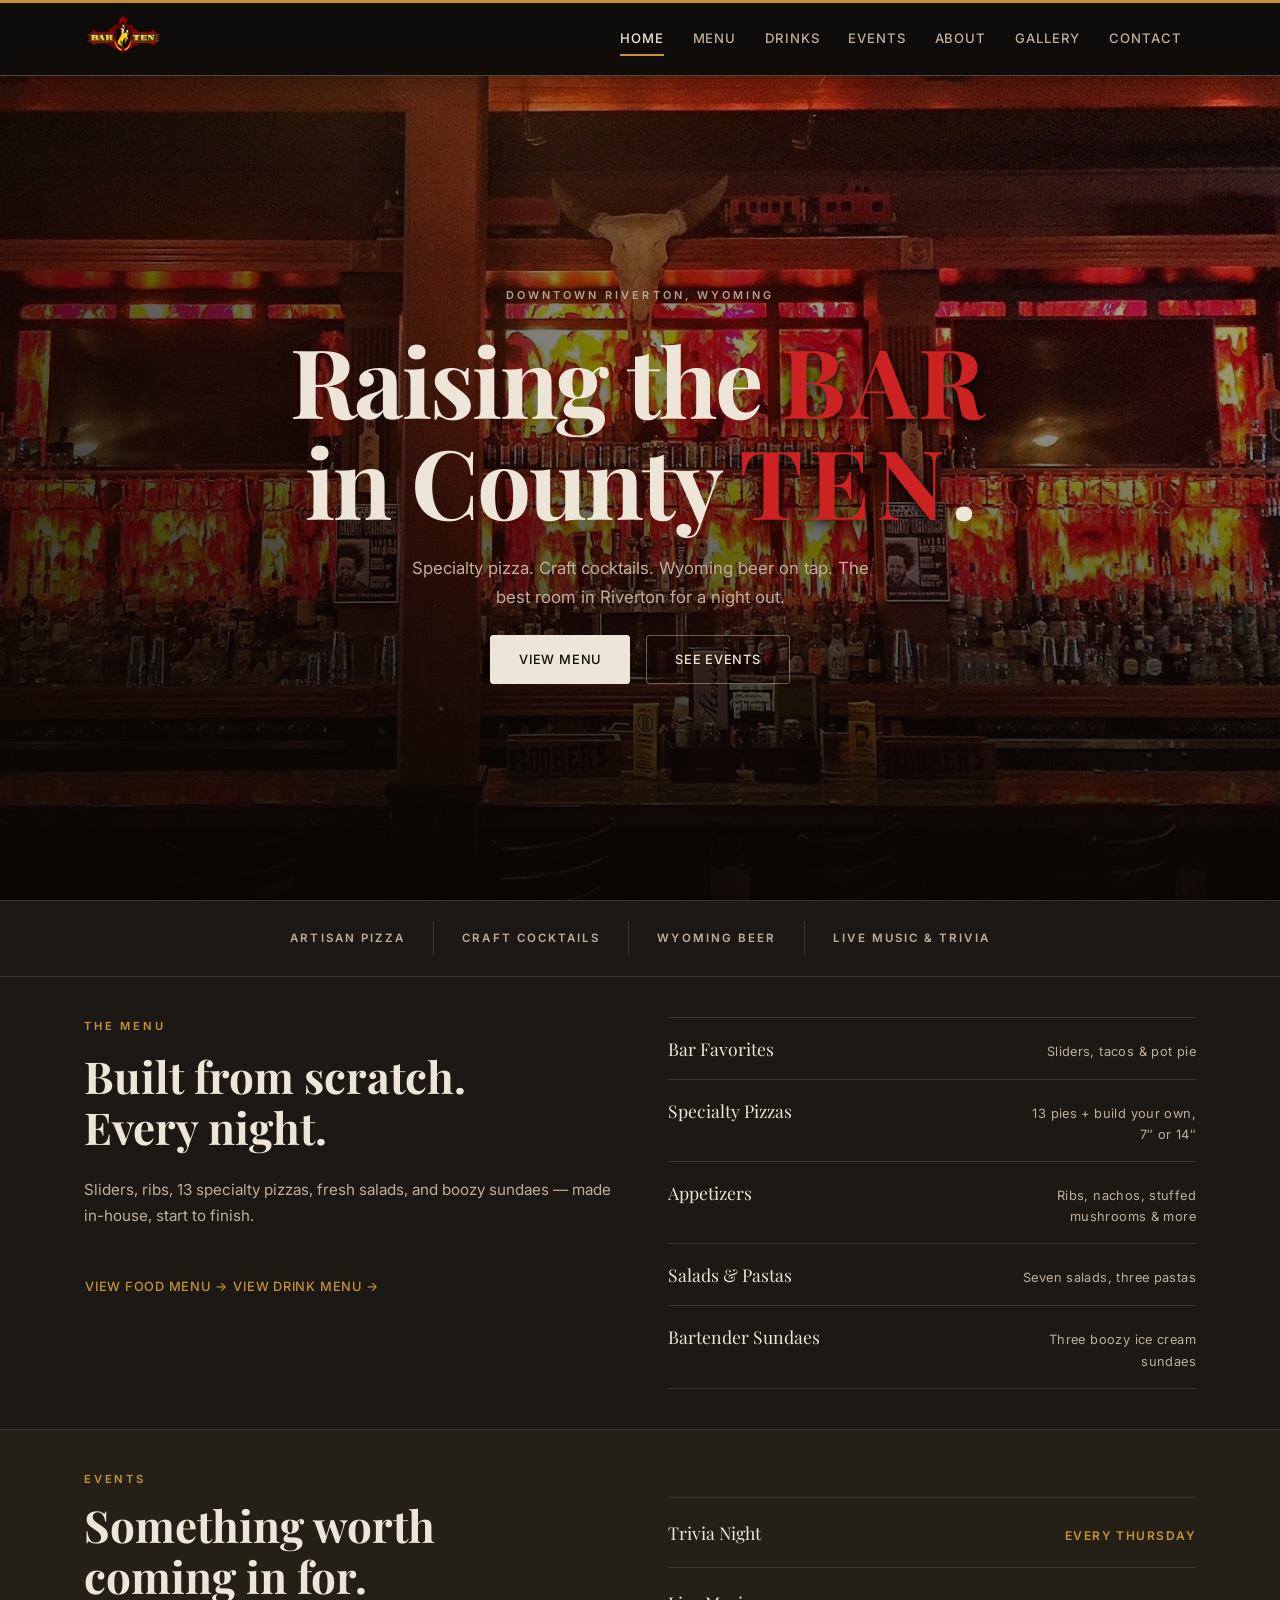
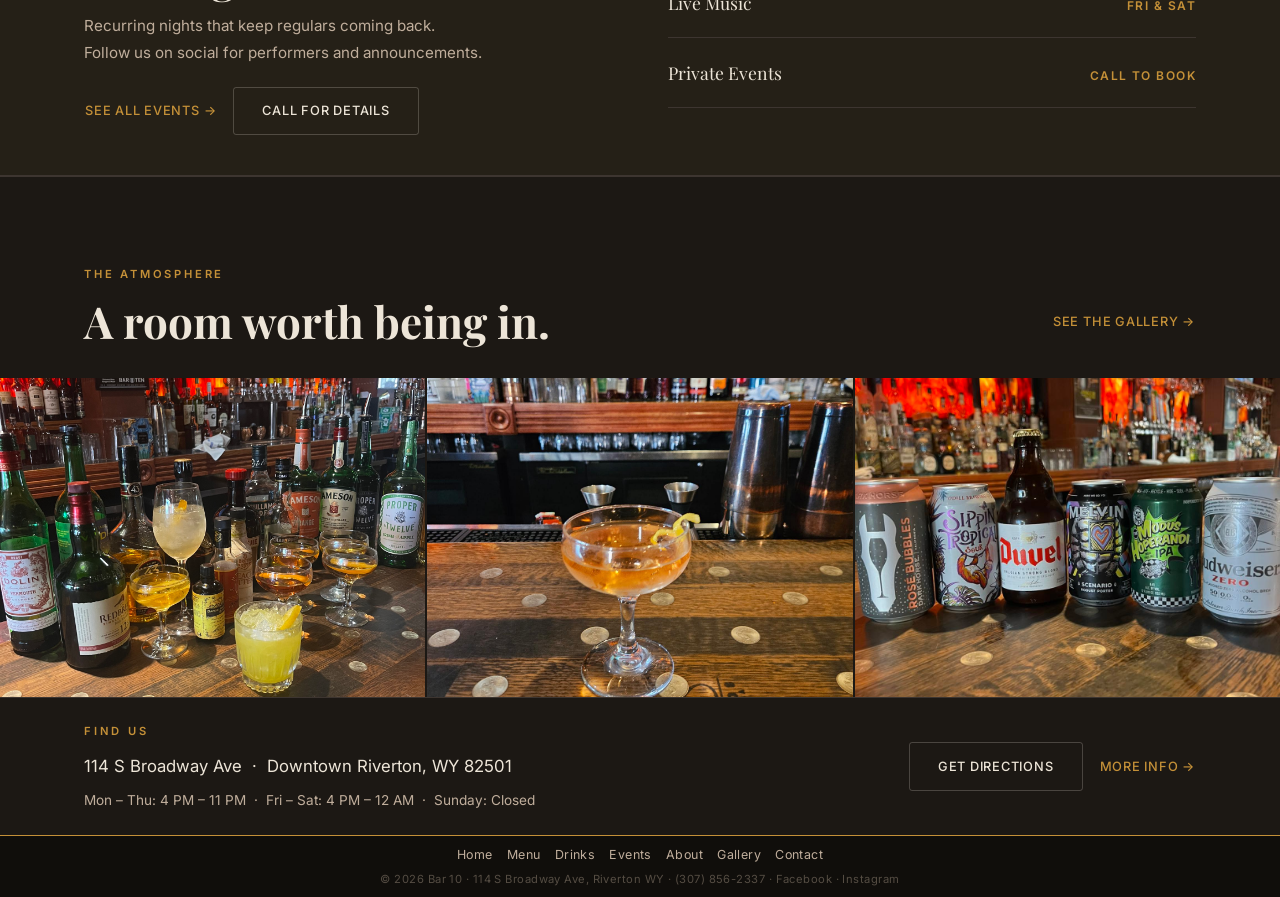
<file: index.html>
<!DOCTYPE html>
<html lang="en">
<head>
  <meta charset="UTF-8" />
  <meta name="viewport" content="width=device-width, initial-scale=1.0" />
  <title>Bar 10 | Craft Cocktails, Artisan Pizza & Local Beer — Riverton, WY</title>
  <meta name="description" content="Bar 10 is downtown Riverton's elevated night-out destination. Specialty pizza, craft cocktails, Wyoming beer on tap, trivia nights, and live music. 114 S Broadway Ave. (307) 856-2337." />
  <link rel="canonical" href="https://bar10riverton.com/" />
  <link rel="icon" type="image/png" href="images/bar10favicon.png" />

  <!-- Open Graph -->
  <meta property="og:type" content="restaurant" />
  <meta property="og:title" content="Bar 10 | Craft Cocktails, Artisan Pizza & Local Beer — Riverton, WY" />
  <meta property="og:description" content="Wyoming Bred. Craft Beer. Craft Cocktails. Artisan Pizza. Raising the Bar in County Ten." />
  <meta property="og:url" content="https://bar10riverton.com/" />
  <meta property="og:image" content="https://bar10riverton.com/images/bar10.jpg" />
  <meta property="og:site_name" content="Bar 10" />

  <!-- Twitter Card -->
  <meta name="twitter:card" content="summary_large_image" />
  <meta name="twitter:title" content="Bar 10 | Riverton, WY" />
  <meta name="twitter:description" content="Craft cocktails, artisan pizza, local beer, trivia nights, and live music in downtown Riverton, Wyoming." />

  <!-- Fonts -->
  <link rel="preconnect" href="https://fonts.googleapis.com" />
  <link rel="preconnect" href="https://fonts.gstatic.com" crossorigin />
  <link href="https://fonts.googleapis.com/css2?family=Inter:wght@400;500;600;700&family=Playfair+Display:ital,wght@0,700;0,800;1,700&display=swap" rel="stylesheet" />

  <link rel="stylesheet" href="css/style.css" />
  <link rel="icon" type="image/png" href="images/bar10logo.png" />
  <link rel="apple-touch-icon" href="images/bar10logo.png" />

  <!-- Local Business Schema -->
  <script type="application/ld+json">
  {
    "@context": "https://schema.org",
    "@type": ["BarOrPub", "Restaurant"],
    "@id": "https://bar10riverton.com/#business",
    "name": "Bar 10",
    "alternateName": "Bar Ten",
    "slogan": "Raising the Bar in County Ten.",
    "url": "https://bar10riverton.com",
    "telephone": "+1-307-856-2337",
    "email": "bar10wyo@gmail.com",
    "description": "Downtown Riverton's elevated bar and restaurant. Specialty artisan pizza, craft cocktails, Wyoming beer on tap, trivia nights, and live music at 114 S Broadway Ave.",
    "servesCuisine": ["Pizza", "American", "Bar Food"],
    "priceRange": "$$",
    "currenciesAccepted": "USD",
    "address": {
      "@type": "PostalAddress",
      "streetAddress": "114 S Broadway Ave",
      "addressLocality": "Riverton",
      "addressRegion": "WY",
      "postalCode": "82501",
      "addressCountry": "US"
    },
    "geo": {
      "@type": "GeoCoordinates",
      "latitude": 43.0236,
      "longitude": -108.3809
    },
    "hasMap": "https://maps.google.com/?q=114+S+Broadway+Ave+Riverton+WY+82501",
    "openingHoursSpecification": [
      {
        "@type": "OpeningHoursSpecification",
        "dayOfWeek": ["Monday", "Tuesday", "Wednesday", "Thursday"],
        "opens": "16:00",
        "closes": "23:00"
      },
      {
        "@type": "OpeningHoursSpecification",
        "dayOfWeek": ["Friday", "Saturday"],
        "opens": "16:00",
        "closes": "00:00"
      },
      {
        "@type": "OpeningHoursSpecification",
        "dayOfWeek": "Sunday",
        "opens": "00:00",
        "closes": "00:00"
      }
    ],
    "menu": "https://bar10riverton.com/menu.html",
    "image": {
      "@type": "ImageObject",
      "url": "https://bar10riverton.com/images/bar10.jpg",
      "description": "Bar 10 interior, downtown Riverton, Wyoming"
    },
    "logo": {
      "@type": "ImageObject",
      "url": "https://bar10riverton.com/images/bar10logo.png"
    },
    "areaServed": {
      "@type": "City",
      "name": "Riverton",
      "sameAs": "https://en.wikipedia.org/wiki/Riverton,_Wyoming"
    },
    "sameAs": [
      "https://www.facebook.com/bar10wyo",
      "https://www.instagram.com/bar10wyo/"
    ]
  }
  </script>
</head>
<body class="page-body">

  <!-- ── Site top: utility bar + integrated header/nav ───────── -->
  <div class="site-top">

    <div class="utility-bar" aria-label="Contact Bar 10">
      <div class="container utility-bar-inner">
        <a href="tel:+13078562337" class="utility-bar-link">(307) 856-2337</a>
        <span class="utility-bar-sep" aria-hidden="true">·</span>
        <a href="mailto:bar10wyo@gmail.com" class="utility-bar-link">bar10wyo@gmail.com</a>
      </div>
    </div>

    <header class="site-header" role="banner">
      <div class="container site-header-inner">
        <a href="index.html" class="header-brand" aria-label="Bar 10 home">
          <img src="images/bar10logo.png" alt="Bar 10" class="header-logo" width="90" height="60">
        </a>
        <nav class="site-nav" aria-label="Main navigation">
          <div class="nav-menu" id="nav-menu" role="navigation">
            <ul>
              <li><a href="index.html" aria-current="page">Home</a></li>
              <li><a href="menu.html">Menu</a></li>
              <li><a href="drinks.html">Drinks</a></li>
              <li><a href="events.html">Events</a></li>
              <li><a href="about.html">About</a></li>
              <li><a href="gallery.html">Gallery</a></li>
              <li><a href="contact.html">Contact</a></li>
            </ul>
          </div>
          <button
            class="nav-toggle"
            id="nav-toggle"
            aria-controls="nav-menu"
            aria-expanded="false"
            aria-label="Open navigation menu"
          >
            <span></span><span></span><span></span>
          </button>
        </nav>
      </div>
    </header>

  </div>

  <main>

    <!-- ── Hero ───────────────────────────────────────────────── -->
    <section class="hero" aria-label="Bar 10 — Downtown Riverton, Wyoming">
      <div class="hero-bg" role="img" aria-label="Bar 10 interior, downtown Riverton, Wyoming"></div>
      <div class="container">
        <div class="hero-content">
          <span class="hero-eyebrow">Downtown Riverton, Wyoming</span>
          <h1>Raising the <span class="hero-h1-red">Bar</span><br>in County <span class="hero-h1-red">Ten</span>.</h1>
          <p class="hero-sub">
            Specialty pizza. Craft cocktails. Wyoming beer on tap.
            The best room in Riverton for a night out.
          </p>
          <div class="cta-group">
            <a href="menu.html" class="btn btn-primary">View Menu</a>
            <a href="events.html" class="btn btn-outline">See Events</a>
          </div>
        </div>
      </div>
    </section>

    <!-- ── Identity strip ─────────────────────────────────────── -->
    <div class="identity-strip" aria-label="What we offer">
      <div class="container">
        <div class="identity-strip-inner">
          <span class="identity-item">Artisan Pizza</span>
          <span class="identity-item">Craft Cocktails</span>
          <span class="identity-item">Wyoming Beer</span>
          <span class="identity-item">Live Music &amp; Trivia</span>
        </div>
      </div>
    </div>

    <!-- ── Menu preview ────────────────────────────────────────── -->
    <section class="menu-preview" aria-labelledby="menu-preview-heading">
      <div class="container">
        <div class="menu-preview-layout">

          <div class="menu-preview-intro">
            <span class="section-label">The Menu</span>
            <h2 id="menu-preview-heading">Built from scratch.<br>Every night.</h2>
            <p>Sliders, ribs, 13 specialty pizzas, fresh salads, and boozy sundaes — made in-house, start to finish.</p>
            <a href="menu.html" class="btn btn-ghost">View Food Menu &rarr;</a>
            <a href="drinks.html" class="btn btn-ghost">View Drink Menu &rarr;</a>
          </div>

          <div class="menu-category-list">
            <div class="menu-category-row">
              <span class="menu-category-name">Bar Favorites</span>
              <span class="menu-category-desc">Sliders, tacos &amp; pot pie</span>
            </div>
            <div class="menu-category-row">
              <span class="menu-category-name">Specialty Pizzas</span>
              <span class="menu-category-desc">13 pies + build your own, 7&Prime; or 14&Prime;</span>
            </div>
            <div class="menu-category-row">
              <span class="menu-category-name">Appetizers</span>
              <span class="menu-category-desc">Ribs, nachos, stuffed mushrooms &amp; more</span>
            </div>
            <div class="menu-category-row">
              <span class="menu-category-name">Salads &amp; Pastas</span>
              <span class="menu-category-desc">Seven salads, three pastas</span>
            </div>
            <div class="menu-category-row">
              <span class="menu-category-name">Bartender Sundaes</span>
              <span class="menu-category-desc">Three boozy ice cream sundaes</span>
            </div>
          </div>

        </div>
      </div>
    </section>

    <!-- ── Events preview ──────────────────────────────────────── -->
    <section class="events-preview" aria-labelledby="events-preview-heading">
      <div class="container">
        <div class="events-preview-layout">

          <div>
            <span class="section-label">Events</span>
            <h2 id="events-preview-heading">Something worth<br>coming in for.</h2>
            <p class="events-preview-desc text-dim">
              Recurring nights that keep regulars coming back.
              Follow us on social for performers and announcements.
            </p>
            <div class="cta-group events-preview-cta">
              <a href="events.html" class="btn btn-ghost">See All Events &rarr;</a>
              <a href="tel:+13078562337" class="btn btn-outline">Call for Details</a>
            </div>
          </div>

          <div class="events-list-editorial">
            <div class="event-editorial-item">
              <span class="event-editorial-name">Trivia Night</span>
              <span class="event-editorial-when">Every Thursday</span>
            </div>
            <div class="event-editorial-item">
              <span class="event-editorial-name">Live Music</span>
              <span class="event-editorial-when">Fri &amp; Sat</span>
            </div>
            <div class="event-editorial-item">
              <span class="event-editorial-name">Private Events</span>
              <span class="event-editorial-when">Call to Book</span>
            </div>
          </div>

        </div>
      </div>
    </section>

    <!-- ── Gallery preview ────────────────────────────────────── -->
    <section class="gallery-preview" aria-labelledby="gallery-preview-heading">
      <div class="container">
        <div class="gallery-preview-header">
          <div>
            <span class="section-label">The Atmosphere</span>
            <h2 id="gallery-preview-heading">A room worth being in.</h2>
          </div>
          <a href="gallery.html" class="btn btn-ghost">See the Gallery &rarr;</a>
        </div>
      </div>
      <div class="gallery-preview-grid" aria-label="Bar 10 atmosphere photos">
        <figure class="gallery-preview-item">
          <img src="images/bar10bottles.jpg" alt="Bottle selection behind the bar at Bar 10 in Riverton, Wyoming" loading="lazy" onerror="this.closest('.gallery-preview-item').style.display='none';" />
        </figure>
        <figure class="gallery-preview-item">
          <img src="images/bar10cocktail.jpg" alt="Craft cocktail at Bar 10 in Riverton, Wyoming" loading="lazy" onerror="this.closest('.gallery-preview-item').style.display='none';" />
        </figure>
        <figure class="gallery-preview-item">
          <img src="images/bar10beers.jpg" alt="Beers on tap at Bar 10 in Riverton, Wyoming" loading="lazy" onerror="this.closest('.gallery-preview-item').style.display='none';" />
        </figure>
      </div>
    </section>

    <!-- ── Location ────────────────────────────────────────────── -->
    <div class="location-strip" aria-label="Location and hours">
      <div class="container">
        <div class="location-strip-inner">
          <div class="location-text">
            <span class="section-label">Find Us</span>
            <p class="location-address">114 S Broadway Ave &nbsp;&middot;&nbsp; Downtown Riverton, WY 82501</p>
            <p class="location-hours">Mon – Thu: 4 PM – 11 PM &nbsp;&middot;&nbsp; Fri – Sat: 4 PM – 12 AM &nbsp;&middot;&nbsp; Sunday: Closed</p>
          </div>
          <div class="location-actions">
            <a href="https://maps.google.com/?q=114+S+Broadway+Ave+Riverton+WY+82501" class="btn btn-outline" target="_blank" rel="noopener noreferrer">Get Directions</a>
            <a href="contact.html" class="btn btn-ghost">More Info &rarr;</a>
          </div>
        </div>
      </div>
    </div>

  </main>

  <!-- ── Footer ──────────────────────────────────────────────── -->
  <footer class="site-footer" role="contentinfo">
    <div class="container">
      <nav class="footer-nav" aria-label="Footer navigation">
        <a href="index.html">Home</a>
        <a href="menu.html">Menu</a>
        <a href="drinks.html">Drinks</a>
        <a href="events.html">Events</a>
        <a href="about.html">About</a>
        <a href="gallery.html">Gallery</a>
        <a href="contact.html">Contact</a>
      </nav>
      <p class="footer-copy">&copy; 2026 Bar 10 &middot; 114 S Broadway Ave, Riverton WY &middot; <a href="tel:+13078562337">(307) 856-2337</a> &middot; <a href="https://www.facebook.com/bar10wyo" target="_blank" rel="noopener noreferrer">Facebook</a> &middot; <a href="https://www.instagram.com/bar10wyo/" target="_blank" rel="noopener noreferrer">Instagram</a></p>
    </div>
  </footer>

  <script src="js/data.js"></script>
  <script src="js/main.js"></script>
</body>
</html>
</file>
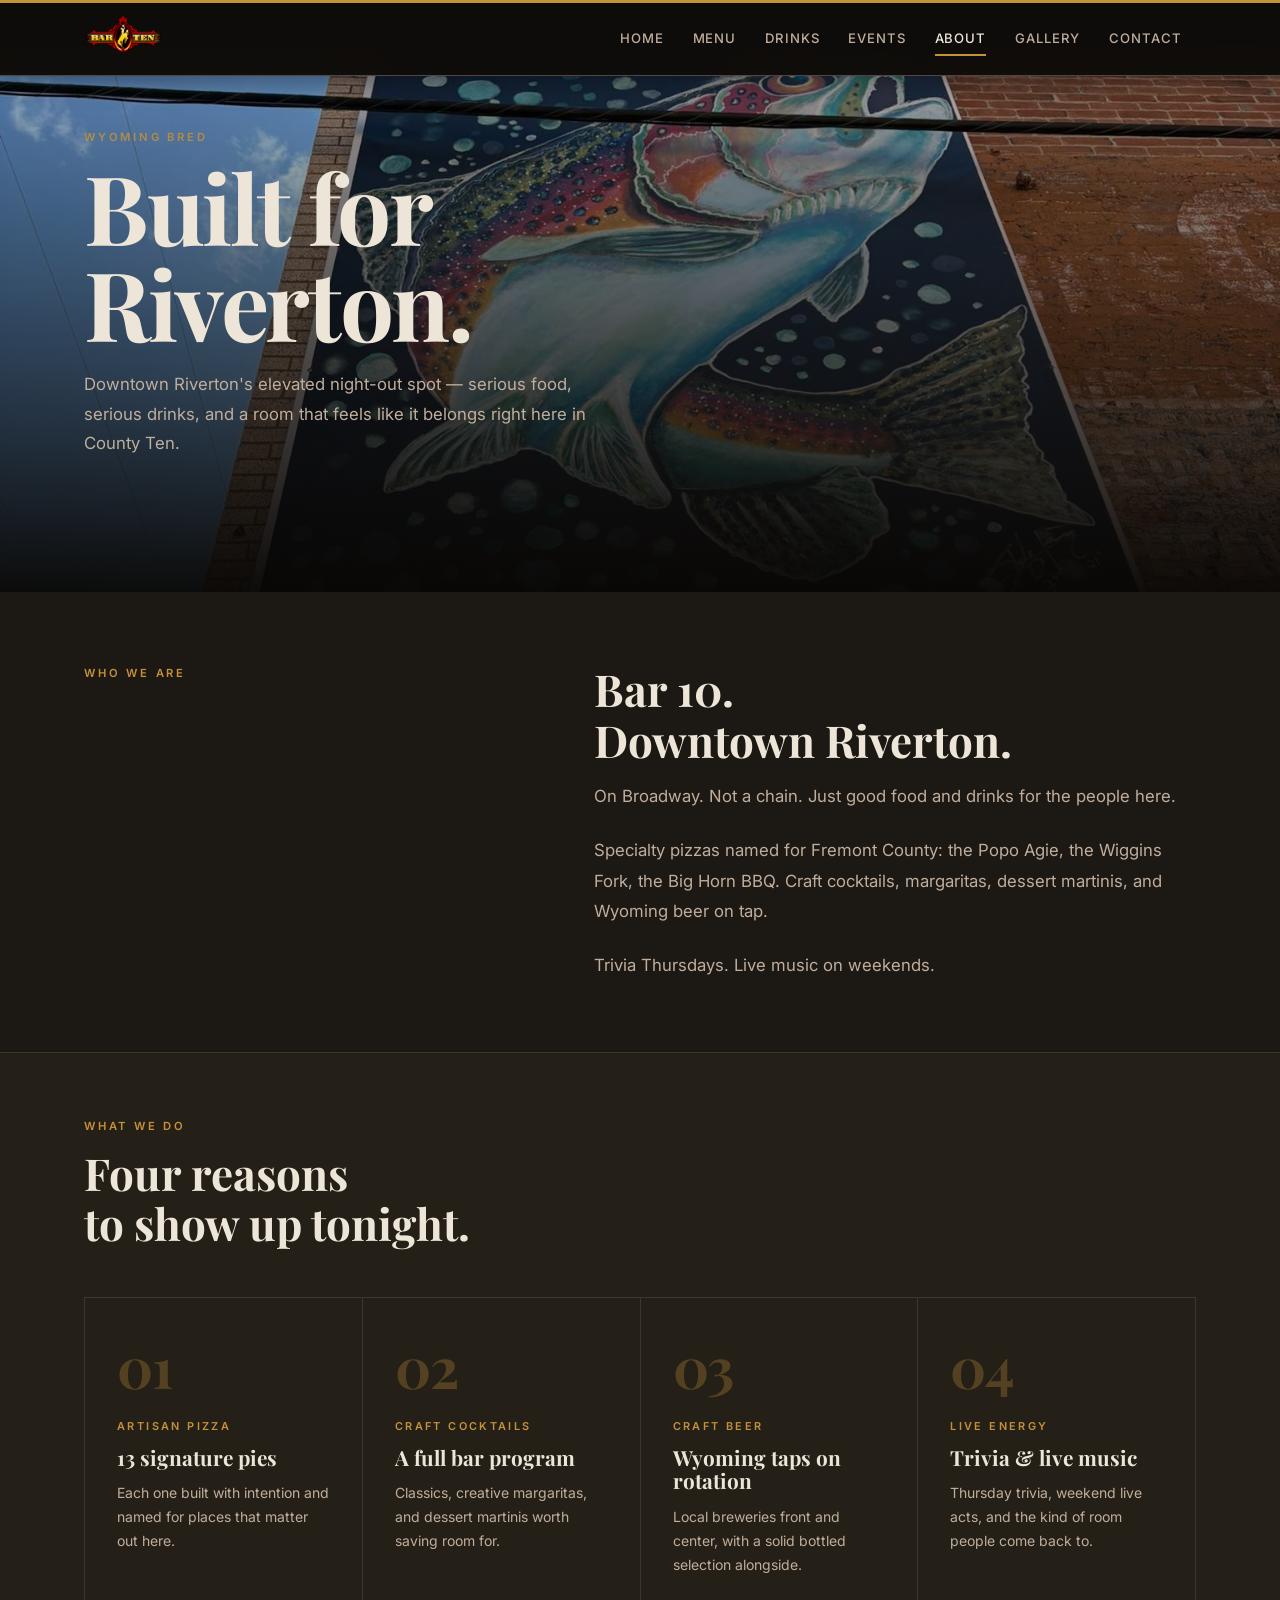
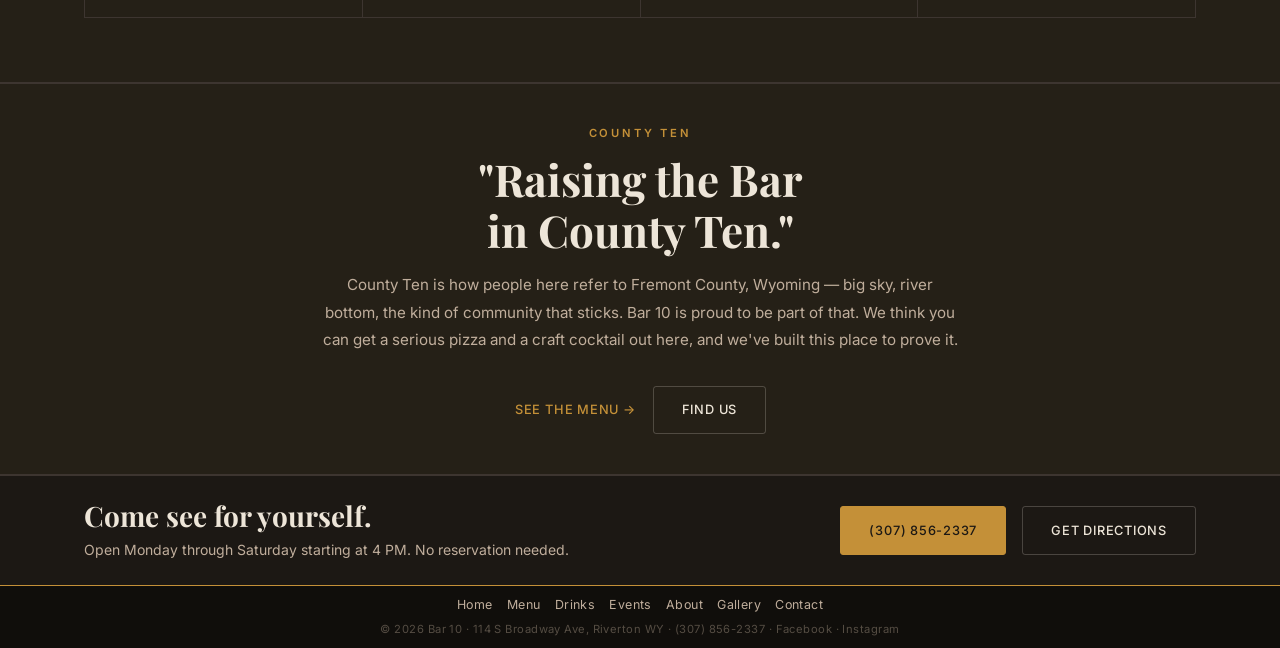
<file: about.html>
<!DOCTYPE html>
<html lang="en">
<head>
  <meta charset="UTF-8" />
  <meta name="viewport" content="width=device-width, initial-scale=1.0" />
  <title>About | Bar 10 — Wyoming Bred, Downtown Riverton</title>
  <meta name="description" content="Bar 10 is Riverton, Wyoming's downtown bar and restaurant. Specialty pizza, craft cocktails, local beer on tap, trivia nights, and live music. Wyoming Bred." />
  <link rel="canonical" href="https://bar10riverton.com/about.html" />
  <link rel="icon" type="image/png" href="images/bar10favicon.png" />

  <meta property="og:type" content="website" />
  <meta property="og:title" content="About Bar 10 | Wyoming Bred, Downtown Riverton" />
  <meta property="og:description" content="Bar 10 is built for Riverton, Wyoming — artisan pizza, craft cocktails, local beer, and a downtown atmosphere that feels like it belongs here." />
  <meta property="og:url" content="https://bar10riverton.com/about.html" />

  <link rel="preconnect" href="https://fonts.googleapis.com" />
  <link rel="preconnect" href="https://fonts.gstatic.com" crossorigin />
  <link href="https://fonts.googleapis.com/css2?family=Inter:wght@400;500;600;700&family=Playfair+Display:ital,wght@0,700;0,800;1,700&display=swap" rel="stylesheet" />

  <link rel="stylesheet" href="css/style.css" />
  <link rel="icon" type="image/png" href="images/bar10logo.png" />
  <link rel="apple-touch-icon" href="images/bar10logo.png" />
</head>
<body class="page-body">

  <!-- ── Site top: utility bar + brand + nav ──────────────── -->
  <div class="site-top">

    <div class="utility-bar" aria-label="Contact Bar 10">
      <div class="container utility-bar-inner">
        <a href="tel:+13078562337" class="utility-bar-link">(307) 856-2337</a>
        <span class="utility-bar-sep" aria-hidden="true">·</span>
        <a href="mailto:bar10wyo@gmail.com" class="utility-bar-link">bar10wyo@gmail.com</a>
      </div>
    </div>

    <header class="site-header" role="banner">
      <div class="container site-header-inner">
        <a href="index.html" class="header-brand" aria-label="Bar 10 home">
          <img src="images/bar10logo.png" alt="Bar 10" class="header-logo" width="90" height="60">
        </a>
        <nav class="site-nav" aria-label="Main navigation">
          <div class="nav-menu" id="nav-menu" role="navigation">
            <ul>
              <li><a href="index.html">Home</a></li>
              <li><a href="menu.html">Menu</a></li>
              <li><a href="drinks.html">Drinks</a></li>
              <li><a href="events.html">Events</a></li>
              <li><a href="about.html" aria-current="page">About</a></li>
              <li><a href="gallery.html">Gallery</a></li>
              <li><a href="contact.html">Contact</a></li>
            </ul>
          </div>
          <button class="nav-toggle" id="nav-toggle" aria-controls="nav-menu" aria-expanded="false" aria-label="Open navigation menu">
            <span></span><span></span><span></span>
          </button>
        </nav>
      </div>
    </header>

  </div>

  <main>

    <!-- ── About Hero ─────────────────────────────────────────── -->
    <section class="about-hero" aria-label="About Bar 10">
      <div class="about-hero-bg" role="img" aria-label="Bar 10, downtown Riverton, Wyoming"></div>
      <div class="container">
        <div class="about-hero-content">
          <span class="section-label">Wyoming Bred</span>
          <h1>Built for<br>Riverton.</h1>
          <p class="about-hero-sub">
            Downtown Riverton's elevated night-out spot — serious food, serious drinks,
            and a room that feels like it belongs right here in County Ten.
          </p>
        </div>
      </div>
    </section>

    <!-- ── Story ──────────────────────────────────────────────── -->
    <section class="about-story" aria-labelledby="about-story-heading">
      <div class="container">
        <div class="about-story-layout">

          <div class="about-story-aside">
            <span class="section-label">Who We Are</span>
          </div>

          <div>
            <h2 class="section-title" id="about-story-heading">Bar 10.<br>Downtown Riverton.</h2>
            <p class="about-prose">
              On Broadway. Not a chain. Just good food and drinks for the people here.
            </p>
            <p class="about-prose">
              Specialty pizzas named for Fremont County: the Popo Agie, the Wiggins Fork, the Big Horn BBQ. Craft cocktails, margaritas, dessert martinis, and Wyoming beer on tap.
            </p>
            <p class="about-prose">
              Trivia Thursdays. Live music on weekends.
            </p>
          </div>

        </div>
      </div>
    </section>

    <!-- ── What We Do ─────────────────────────────────────────── -->
    <section class="about-what" aria-labelledby="about-what-heading">
      <div class="container">
        <div class="about-what-header">
          <span class="section-label">What We Do</span>
          <h2 class="section-title" id="about-what-heading">Four reasons<br>to show up tonight.</h2>
        </div>
        <div class="about-what-grid">
          <div class="about-what-item">
            <div class="about-what-num">01</div>
            <span class="about-what-label">Artisan Pizza</span>
            <h3>13 signature pies</h3>
            <p>Each one built with intention and named for places that matter out here.</p>
          </div>
          <div class="about-what-item">
            <div class="about-what-num">02</div>
            <span class="about-what-label">Craft Cocktails</span>
            <h3>A full bar program</h3>
            <p>Classics, creative margaritas, and dessert martinis worth saving room for.</p>
          </div>
          <div class="about-what-item">
            <div class="about-what-num">03</div>
            <span class="about-what-label">Craft Beer</span>
            <h3>Wyoming taps on rotation</h3>
            <p>Local breweries front and center, with a solid bottled selection alongside.</p>
          </div>
          <div class="about-what-item">
            <div class="about-what-num">04</div>
            <span class="about-what-label">Live Energy</span>
            <h3>Trivia &amp; live music</h3>
            <p>Thursday trivia, weekend live acts, and the kind of room people come back to.</p>
          </div>
        </div>
      </div>
    </section>

    <!-- ── County Ten ─────────────────────────────────────────── -->
    <section class="county-ten-section" aria-labelledby="county-ten-heading">
      <div class="container">
        <div class="county-ten-inner">
          <span class="section-label">County Ten</span>
          <h2 class="section-title" id="county-ten-heading">"Raising the Bar<br>in County Ten."</h2>
          <p class="text-dim county-ten-copy">
            County Ten is how people here refer to Fremont County, Wyoming — big sky,
            river bottom, the kind of community that sticks. Bar 10 is proud to be
            part of that. We think you can get a serious pizza and a craft cocktail
            out here, and we've built this place to prove it.
          </p>
          <div class="cta-group county-ten-cta">
            <a href="menu.html" class="btn btn-ghost">See the Menu &rarr;</a>
            <a href="contact.html" class="btn btn-outline">Find Us</a>
          </div>
        </div>
      </div>
    </section>

    <!-- ── Visit CTA ───────────────────────────────────────────── -->
    <div class="cta-bar">
      <div class="container">
        <div class="cta-bar-inner">
          <div class="cta-bar-text">
            <h2>Come see for yourself.</h2>
            <p>Open Monday through Saturday starting at 4 PM. No reservation needed.</p>
          </div>
          <div class="cta-bar-actions">
            <a href="tel:+13078562337" class="btn btn-primary">(307) 856-2337</a>
            <a href="https://maps.google.com/?q=114+S+Broadway+Ave+Riverton+WY+82501" class="btn btn-outline" target="_blank" rel="noopener noreferrer">Get Directions</a>
          </div>
        </div>
      </div>
    </div>

  </main>

  <footer class="site-footer" role="contentinfo">
    <div class="container">
      <nav class="footer-nav" aria-label="Footer navigation">
        <a href="index.html">Home</a>
        <a href="menu.html">Menu</a>
        <a href="drinks.html">Drinks</a>
        <a href="events.html">Events</a>
        <a href="about.html">About</a>
        <a href="gallery.html">Gallery</a>
        <a href="contact.html">Contact</a>
      </nav>
      <p class="footer-copy">&copy; 2026 Bar 10 &middot; 114 S Broadway Ave, Riverton WY &middot; <a href="tel:+13078562337">(307) 856-2337</a> &middot; <a href="https://www.facebook.com/bar10wyo" target="_blank" rel="noopener noreferrer">Facebook</a> &middot; <a href="https://www.instagram.com/bar10wyo/" target="_blank" rel="noopener noreferrer">Instagram</a></p>
    </div>
  </footer>

  <script src="js/data.js"></script>
  <script src="js/main.js"></script>
</body>
</html>
</file>
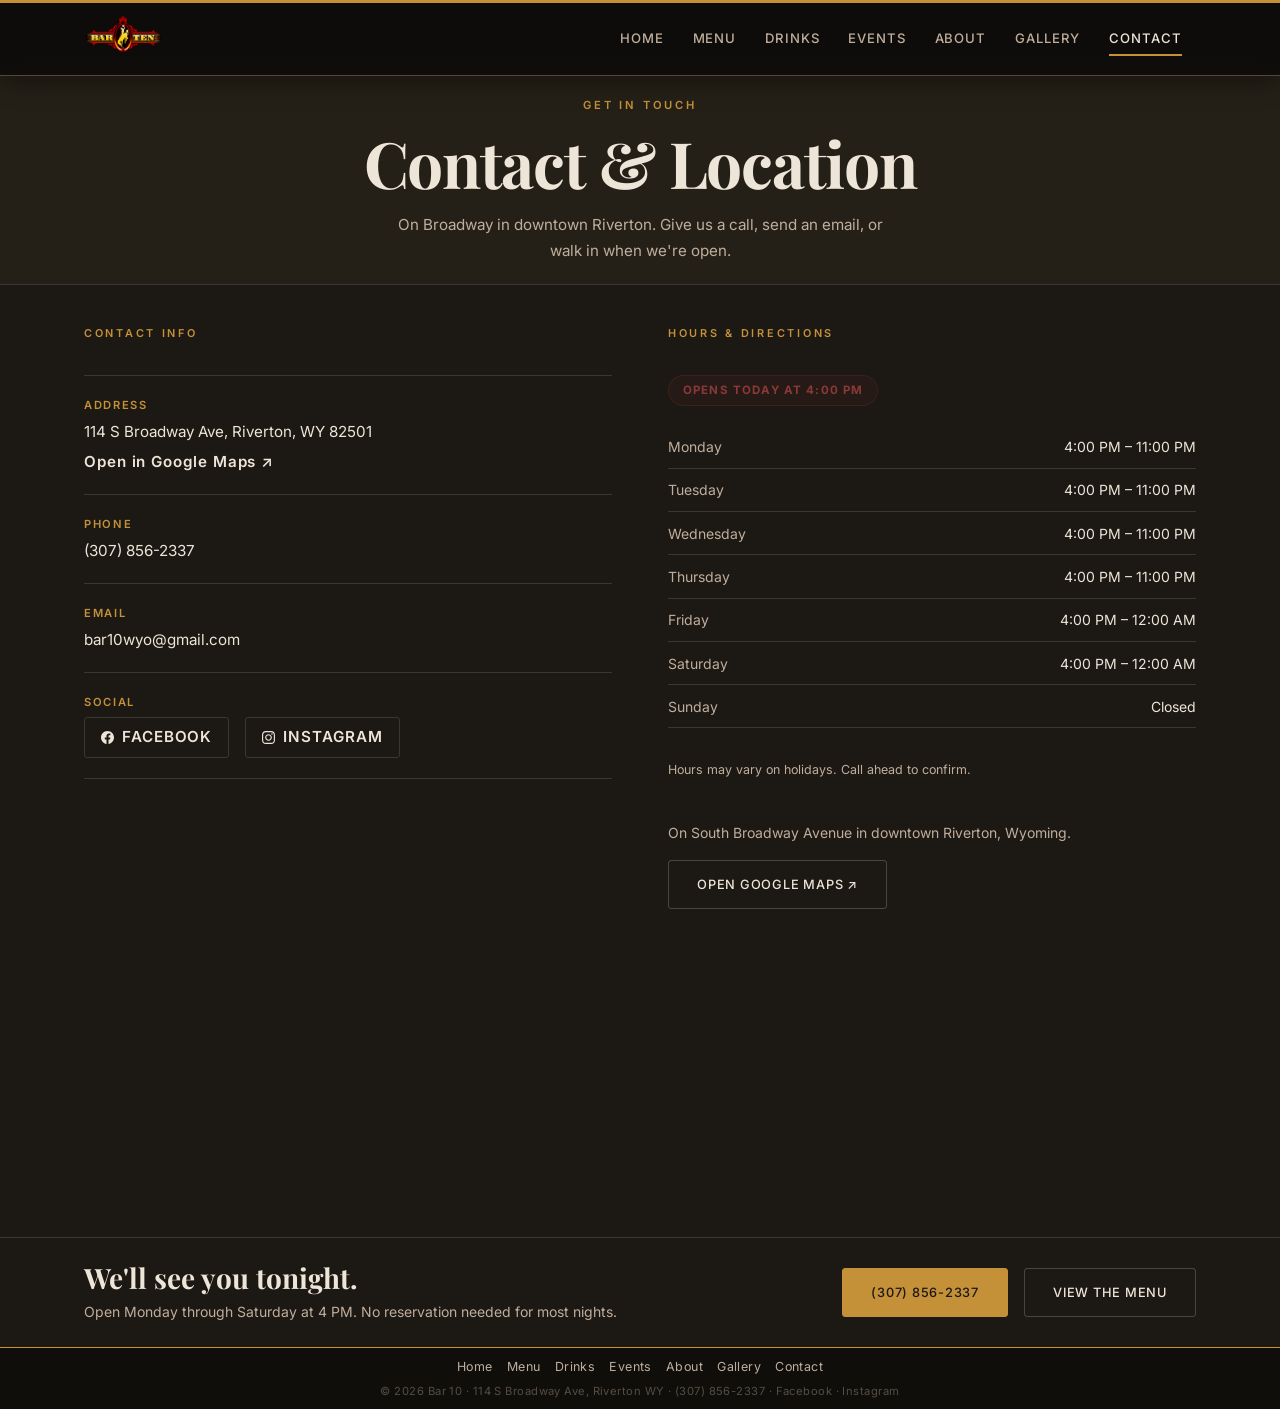
<file: contact.html>
<!DOCTYPE html>
<html lang="en">
<head>
  <meta charset="UTF-8" />
  <meta name="viewport" content="width=device-width, initial-scale=1.0" />
  <title>Contact | Bar 10 — 114 S Broadway Ave, Riverton, WY</title>
  <meta name="description" content="Contact Bar 10 in Riverton, Wyoming. Address: 114 S Broadway Ave. Phone: (307) 856-2337. Email: bar10wyo@gmail.com. Open Mon–Thu 4–11 PM, Fri–Sat 4 PM–12 AM." />
  <link rel="canonical" href="https://bar10riverton.com/contact.html" />
  <link rel="icon" type="image/png" href="images/bar10favicon.png" />

  <meta property="og:type" content="website" />
  <meta property="og:title" content="Contact Bar 10 | Riverton, Wyoming" />
  <meta property="og:description" content="Find Bar 10 at 114 S Broadway Ave in downtown Riverton, WY. Call (307) 856-2337 or email bar10wyo@gmail.com." />
  <meta property="og:url" content="https://bar10riverton.com/contact.html" />

  <link rel="preconnect" href="https://fonts.googleapis.com" />
  <link rel="preconnect" href="https://fonts.gstatic.com" crossorigin />
  <link href="https://fonts.googleapis.com/css2?family=Inter:wght@400;500;600;700&family=Playfair+Display:ital,wght@0,700;0,800;1,700&display=swap" rel="stylesheet" />

  <link rel="stylesheet" href="css/style.css" />
  <link rel="icon" type="image/png" href="images/bar10logo.png" />
  <link rel="apple-touch-icon" href="images/bar10logo.png" />
  <script type="application/ld+json">
  {
    "@context": "https://schema.org",
    "@type": ["BarOrPub", "Restaurant"],
    "@id": "https://bar10riverton.com/#business",
    "name": "Bar 10",
    "alternateName": "Bar Ten",
    "slogan": "Raising the Bar in County Ten.",
    "url": "https://bar10riverton.com",
    "telephone": "+1-307-856-2337",
    "email": "bar10wyo@gmail.com",
    "description": "Downtown Riverton's elevated bar and restaurant. Specialty artisan pizza, craft cocktails, Wyoming beer on tap, trivia nights, and live music at 114 S Broadway Ave.",
    "servesCuisine": ["Pizza", "American", "Bar Food"],
    "priceRange": "$$",
    "currenciesAccepted": "USD",
    "address": {
      "@type": "PostalAddress",
      "streetAddress": "114 S Broadway Ave",
      "addressLocality": "Riverton",
      "addressRegion": "WY",
      "postalCode": "82501",
      "addressCountry": "US"
    },
    "geo": {
      "@type": "GeoCoordinates",
      "latitude": 43.0236,
      "longitude": -108.3809
    },
    "hasMap": "https://maps.google.com/?q=114+S+Broadway+Ave+Riverton+WY+82501",
    "openingHoursSpecification": [
      {
        "@type": "OpeningHoursSpecification",
        "dayOfWeek": ["Monday", "Tuesday", "Wednesday", "Thursday"],
        "opens": "16:00",
        "closes": "23:00"
      },
      {
        "@type": "OpeningHoursSpecification",
        "dayOfWeek": ["Friday", "Saturday"],
        "opens": "16:00",
        "closes": "00:00"
      },
      {
        "@type": "OpeningHoursSpecification",
        "dayOfWeek": "Sunday",
        "opens": "00:00",
        "closes": "00:00"
      }
    ],
    "menu": "https://bar10riverton.com/menu.html",
    "image": {
      "@type": "ImageObject",
      "url": "https://bar10riverton.com/images/bar10.jpg",
      "description": "Bar 10 interior, downtown Riverton, Wyoming"
    },
    "logo": {
      "@type": "ImageObject",
      "url": "https://bar10riverton.com/images/bar10logo.png"
    },
    "areaServed": {
      "@type": "City",
      "name": "Riverton",
      "sameAs": "https://en.wikipedia.org/wiki/Riverton,_Wyoming"
    },
    "sameAs": [
      "https://www.facebook.com/bar10wyo",
      "https://www.instagram.com/bar10wyo/"
    ]
  }
  </script>
</head>
<body class="page-body">

  <!-- ── Site top: utility bar + brand + nav ──────────────── -->
  <div class="site-top">

    <div class="utility-bar" aria-label="Contact Bar 10">
      <div class="container utility-bar-inner">
        <a href="tel:+13078562337" class="utility-bar-link">(307) 856-2337</a>
        <span class="utility-bar-sep" aria-hidden="true">&middot;</span>
        <a href="mailto:bar10wyo@gmail.com" class="utility-bar-link">bar10wyo@gmail.com</a>
      </div>
    </div>

    <header class="site-header" role="banner">
      <div class="container site-header-inner">
        <a href="index.html" class="header-brand" aria-label="Bar 10 home">
          <img src="images/bar10logo.png" alt="Bar 10" class="header-logo" width="90" height="60">
        </a>
        <nav class="site-nav" aria-label="Main navigation">
          <div class="nav-menu" id="nav-menu" role="navigation">
            <ul>
              <li><a href="index.html">Home</a></li>
              <li><a href="menu.html">Menu</a></li>
              <li><a href="drinks.html">Drinks</a></li>
              <li><a href="events.html">Events</a></li>
              <li><a href="about.html">About</a></li>
              <li><a href="gallery.html">Gallery</a></li>
              <li><a href="contact.html" aria-current="page">Contact</a></li>
            </ul>
          </div>
          <button class="nav-toggle" id="nav-toggle" aria-controls="nav-menu" aria-expanded="false" aria-label="Open navigation menu">
            <span></span><span></span><span></span>
          </button>
        </nav>
      </div>
    </header>

  </div>

  <main>

    <section class="page-hero" aria-label="Contact and Location">
      <div class="container">
        <span class="section-label">Get in Touch</span>
        <h1>Contact &amp; Location</h1>
        <p>
          On Broadway in downtown Riverton. Give us a call, send an email,
          or walk in when we're open.
        </p>
      </div>
    </section>

    <!-- ── Contact layout ─────────────────────────────────────── -->
    <section aria-labelledby="contact-info-heading">
      <div class="container">
        <div class="contact-layout">

          <!-- Contact details -->
          <div>
            <span class="contact-section-heading">Contact Info</span>

            <div class="contact-detail-row">
              <div class="contact-detail-label">Address</div>
              <div class="contact-detail-value">
                <span data-contact="address">114 S Broadway Ave, Riverton, WY 82501</span><br>
                <a href="https://maps.google.com/?q=114+S+Broadway+Ave+Riverton+WY+82501" class="contact-map-link" target="_blank" rel="noopener noreferrer" aria-label="Open Bar 10 location in Google Maps">
                  Open in Google Maps &nearr;
                </a>
              </div>
            </div>

            <div class="contact-detail-row">
              <div class="contact-detail-label">Phone</div>
              <div class="contact-detail-value">
                <a href="tel:+13078562337" data-contact="phone">(307) 856-2337</a>
              </div>
            </div>

            <div class="contact-detail-row">
              <div class="contact-detail-label">Email</div>
              <div class="contact-detail-value">
                <a href="mailto:bar10wyo@gmail.com" data-contact="email">bar10wyo@gmail.com</a>
              </div>
            </div>

            <div class="contact-detail-row">
              <div class="contact-detail-label">Social</div>
              <div class="contact-detail-value">
                <div class="social-links contact-social-links">
                  <a href="https://www.facebook.com/bar10wyo" class="social-link" target="_blank" rel="noopener noreferrer" aria-label="Bar 10 on Facebook">
                    <svg width="13" height="13" viewBox="0 0 24 24" fill="currentColor" aria-hidden="true"><path d="M24 12.073c0-6.627-5.373-12-12-12s-12 5.373-12 12c0 5.99 4.388 10.954 10.125 11.854v-8.385H7.078v-3.47h3.047V9.43c0-3.007 1.792-4.669 4.533-4.669 1.312 0 2.686.235 2.686.235v2.953H15.83c-1.491 0-1.956.925-1.956 1.874v2.25h3.328l-.532 3.47h-2.796v8.385C19.612 23.027 24 18.062 24 12.073z"/></svg>
                    Facebook
                  </a>
                  <a href="https://www.instagram.com/bar10wyo/" class="social-link" target="_blank" rel="noopener noreferrer" aria-label="Bar 10 on Instagram">
                    <svg width="13" height="13" viewBox="0 0 24 24" fill="currentColor" aria-hidden="true"><path d="M12 2.163c3.204 0 3.584.012 4.85.07 3.252.148 4.771 1.691 4.919 4.919.058 1.265.069 1.645.069 4.849 0 3.205-.012 3.584-.069 4.849-.149 3.225-1.664 4.771-4.919 4.919-1.266.058-1.644.07-4.85.07-3.204 0-3.584-.012-4.849-.07-3.26-.149-4.771-1.699-4.919-4.92-.058-1.265-.07-1.644-.07-4.849 0-3.204.013-3.583.07-4.849.149-3.227 1.664-4.771 4.919-4.919 1.266-.057 1.645-.069 4.849-.069zm0-2.163c-3.259 0-3.667.014-4.947.072-4.358.2-6.78 2.618-6.98 6.98-.059 1.281-.073 1.689-.073 4.948 0 3.259.014 3.668.072 4.948.2 4.358 2.618 6.78 6.98 6.98 1.281.058 1.689.072 4.948.072 3.259 0 3.668-.014 4.948-.072 4.354-.2 6.782-2.618 6.979-6.98.059-1.28.073-1.689.073-4.948 0-3.259-.014-3.667-.072-4.947-.196-4.354-2.617-6.78-6.979-6.98-1.281-.059-1.69-.073-4.949-.073zm0 5.838c-3.403 0-6.162 2.759-6.162 6.162s2.759 6.163 6.162 6.163 6.162-2.759 6.162-6.163c0-3.403-2.759-6.162-6.162-6.162zm0 10.162c-2.209 0-4-1.79-4-4 0-2.209 1.791-4 4-4s4 1.791 4 4c0 2.21-1.791 4-4 4zm6.406-11.845c-.796 0-1.441.645-1.441 1.44s.645 1.44 1.441 1.44c.795 0 1.439-.645 1.439-1.44s-.644-1.44-1.439-1.44z"/></svg>
                    Instagram
                  </a>
                </div>
              </div>
            </div>

          </div>

          <!-- Hours & Map -->
          <div>
            <span class="contact-section-heading">Hours &amp; Directions</span>

            <div id="hours-status" aria-live="polite"></div>
            <div id="hours-table" class="contact-hours-table"></div>

            <p class="contact-hours-note text-dim">
              Hours may vary on holidays. Call ahead to confirm.
            </p>

            <p class="contact-directions-note text-dim">
              On South Broadway Avenue in downtown Riverton, Wyoming.
            </p>
            <a
              href="https://maps.google.com/?q=114+S+Broadway+Ave+Riverton+WY+82501"
              class="btn btn-outline contact-map-btn"
              target="_blank"
              rel="noopener noreferrer"
              aria-label="Open Bar 10 location in Google Maps"
            >
              Open Google Maps &nearr;
            </a>

            <div class="contact-map-embed">
              <iframe
                title="Bar 10 location map — 114 S Broadway Ave, Riverton, WY"
                src="https://www.google.com/maps/embed?pb=!1m18!1m12!1m3!1d2895.4!2d-108.3809!3d43.0236!2m3!1f0!2f0!3f0!3m2!1i1024!2i768!4f13.1!3m3!1m2!1s0x5353c9f2b1a5a1e1%3A0x0!2s114+S+Broadway+Ave%2C+Riverton%2C+WY+82501!5e0!3m2!1sen!2sus!4v1700000000000!5m2!1sen!2sus"
                width="100%"
                height="240"
                allowfullscreen=""
                loading="lazy"
                referrerpolicy="no-referrer-when-downgrade"
              ></iframe>
            </div>
          </div>

        </div>
      </div>
    </section>

    <!-- ── Final CTA ───────────────────────────────────────────── -->
    <div class="cta-bar">
      <div class="container">
        <div class="cta-bar-inner">
          <div class="cta-bar-text">
            <h2>We'll see you tonight.</h2>
            <p>Open Monday through Saturday at 4 PM. No reservation needed for most nights.</p>
          </div>
          <div class="cta-bar-actions">
            <a href="tel:+13078562337" class="btn btn-primary">(307) 856-2337</a>
            <a href="menu.html" class="btn btn-outline">View the Menu</a>
          </div>
        </div>
      </div>
    </div>

  </main>

  <footer class="site-footer" role="contentinfo">
    <div class="container">
      <nav class="footer-nav" aria-label="Footer navigation">
        <a href="index.html">Home</a>
        <a href="menu.html">Menu</a>
        <a href="drinks.html">Drinks</a>
        <a href="events.html">Events</a>
        <a href="about.html">About</a>
        <a href="gallery.html">Gallery</a>
        <a href="contact.html">Contact</a>
      </nav>
      <p class="footer-copy">&copy; 2026 Bar 10 &middot; 114 S Broadway Ave, Riverton WY &middot; <a href="tel:+13078562337">(307) 856-2337</a> &middot; <a href="https://www.facebook.com/bar10wyo" target="_blank" rel="noopener noreferrer">Facebook</a> &middot; <a href="https://www.instagram.com/bar10wyo/" target="_blank" rel="noopener noreferrer">Instagram</a></p>
    </div>
  </footer>

  <script src="js/data.js"></script>
  <script src="js/main.js"></script>
</body>
</html>
</file>
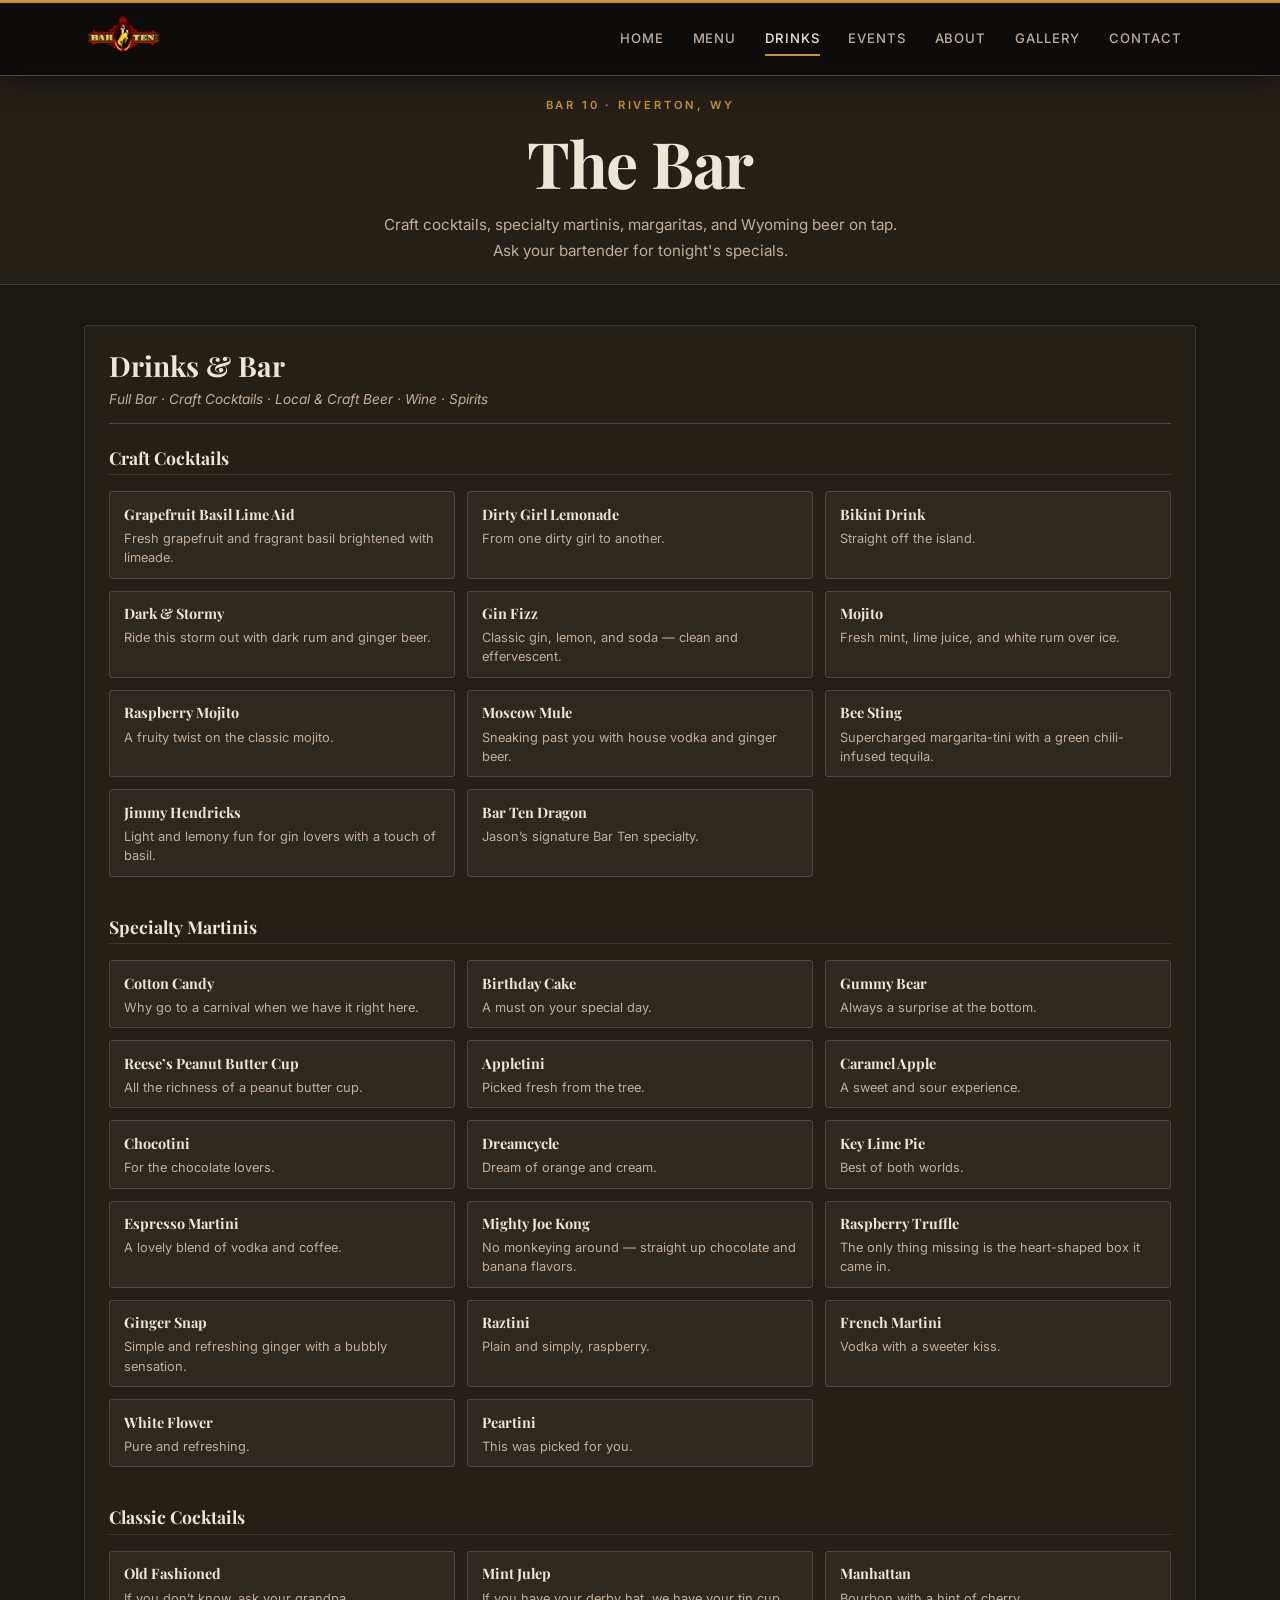
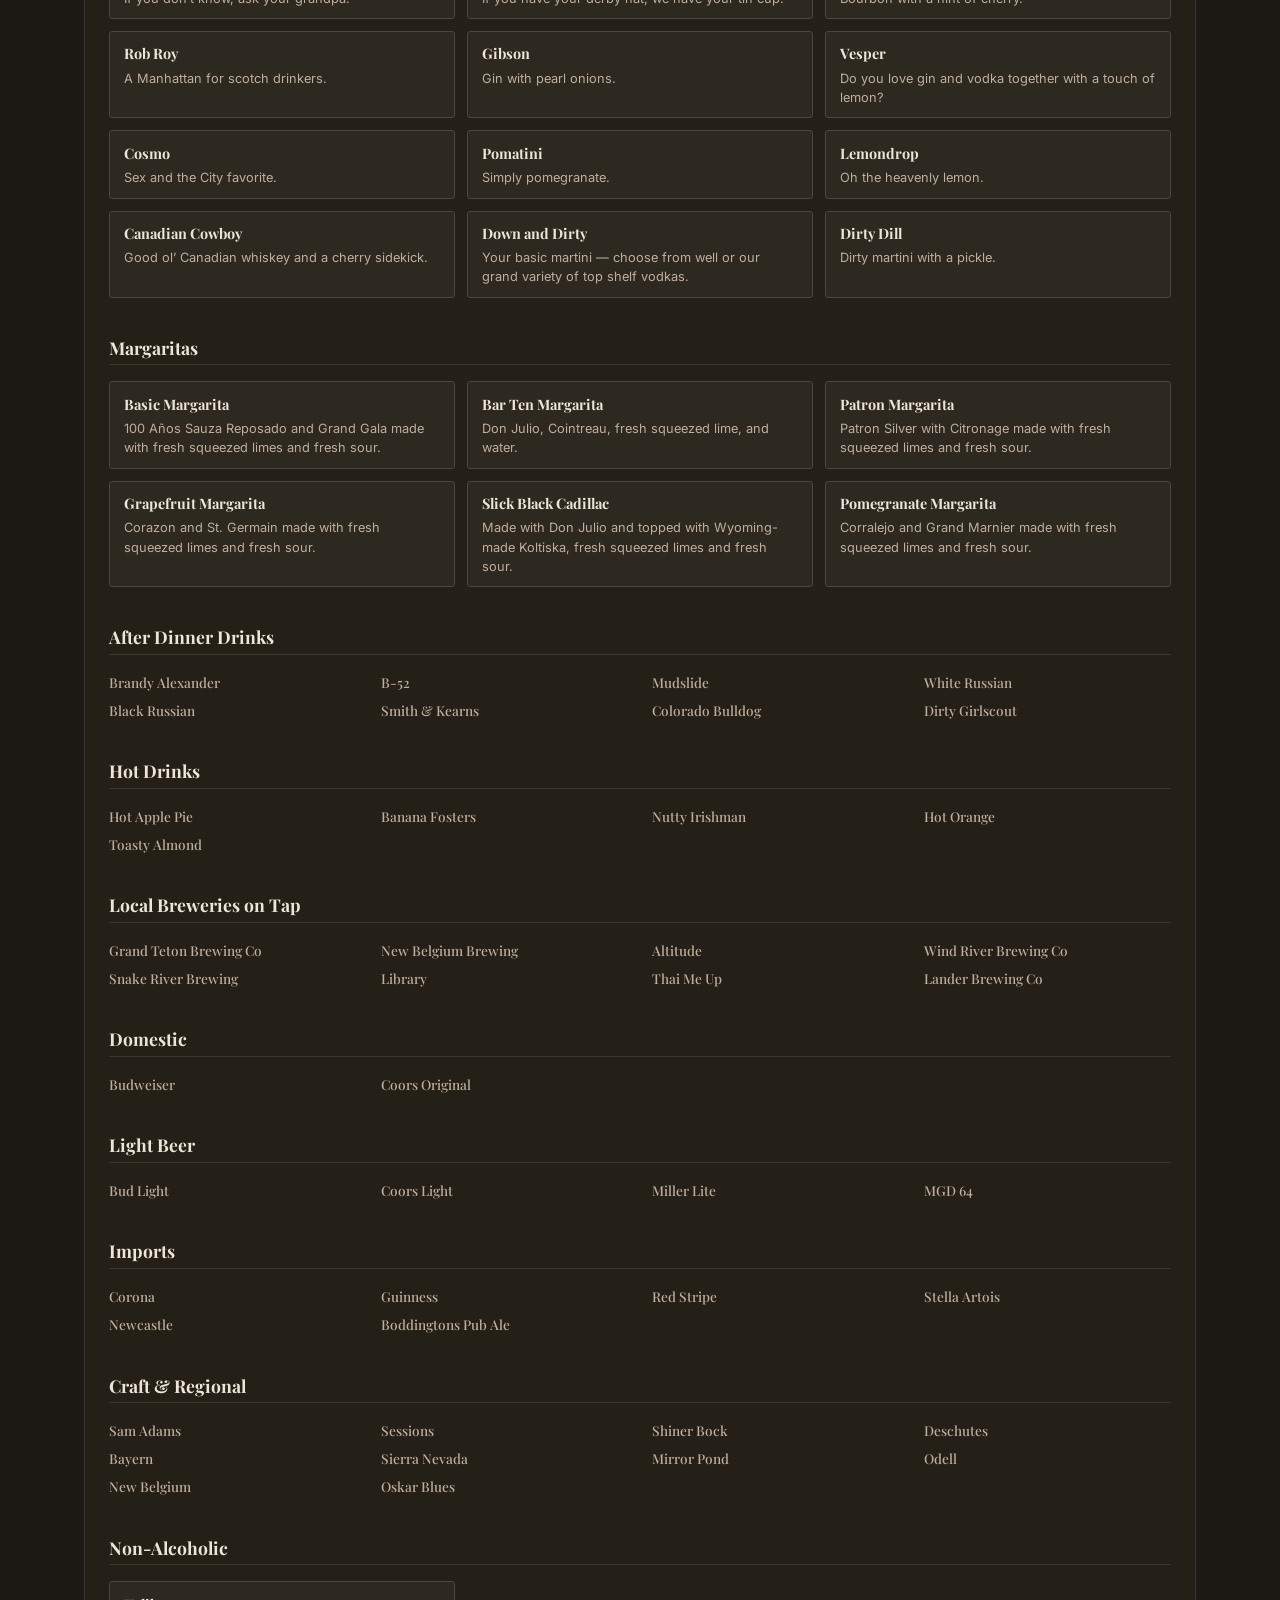
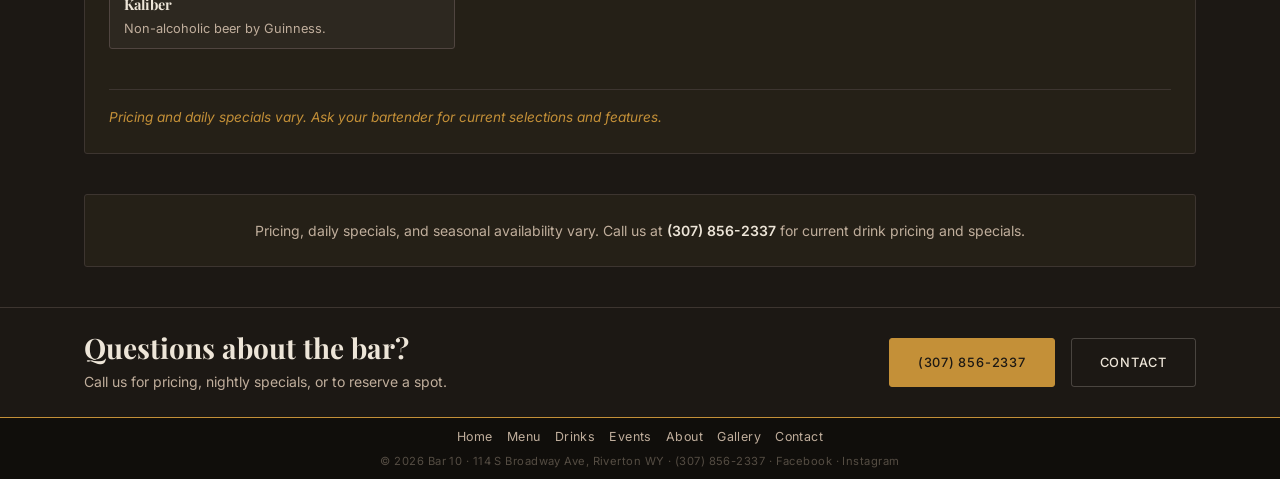
<file: drinks.html>
<!DOCTYPE html>
<html lang="en">
<head>
  <meta charset="UTF-8" />
  <meta name="viewport" content="width=device-width, initial-scale=1.0" />
  <title>Drinks | Bar 10 — Craft Cocktails, Local Beer &amp; Full Bar — Riverton, WY</title>
  <meta name="description" content="Bar 10's full drink menu: craft cocktails, specialty martinis, margaritas, local beer on tap, imports, and more. Full bar in Riverton, Wyoming." />
  <link rel="canonical" href="https://bar10riverton.com/drinks.html" />
  <link rel="icon" type="image/png" href="images/bar10favicon.png" />

  <meta property="og:type" content="website" />
  <meta property="og:title" content="Drinks | Bar 10 — Craft Cocktails &amp; Full Bar in Riverton, WY" />
  <meta property="og:description" content="Craft cocktails, specialty martinis, margaritas, local Wyoming beer on tap, imports, and more. Full bar. Call (307) 856-2337 for current specials." />
  <meta property="og:url" content="https://bar10riverton.com/drinks.html" />

  <link rel="preconnect" href="https://fonts.googleapis.com" />
  <link rel="preconnect" href="https://fonts.gstatic.com" crossorigin />
  <link href="https://fonts.googleapis.com/css2?family=Inter:wght@400;500;600;700&family=Playfair+Display:ital,wght@0,700;0,800;1,700&display=swap" rel="stylesheet" />

  <link rel="stylesheet" href="css/style.css" />
  <link rel="icon" type="image/png" href="images/bar10logo.png" />
  <link rel="apple-touch-icon" href="images/bar10logo.png" />
</head>
<body class="page-body">

  <!-- ── Site top: utility bar + brand + nav ──────────────── -->
  <div class="site-top">

    <div class="utility-bar" aria-label="Contact Bar 10">
      <div class="container utility-bar-inner">
        <a href="tel:+13078562337" class="utility-bar-link">(307) 856-2337</a>
        <span class="utility-bar-sep" aria-hidden="true">&middot;</span>
        <a href="mailto:bar10wyo@gmail.com" class="utility-bar-link">bar10wyo@gmail.com</a>
      </div>
    </div>

    <header class="site-header" role="banner">
      <div class="container site-header-inner">
        <a href="index.html" class="header-brand" aria-label="Bar 10 home">
          <img src="images/bar10logo.png" alt="Bar 10" class="header-logo" width="90" height="60">
        </a>
        <nav class="site-nav" aria-label="Main navigation">
          <div class="nav-menu" id="nav-menu" role="navigation">
            <ul>
              <li><a href="index.html">Home</a></li>
              <li><a href="menu.html">Menu</a></li>
              <li><a href="drinks.html" aria-current="page">Drinks</a></li>
              <li><a href="events.html">Events</a></li>
              <li><a href="about.html">About</a></li>
              <li><a href="gallery.html">Gallery</a></li>
              <li><a href="contact.html">Contact</a></li>
            </ul>
          </div>
          <button class="nav-toggle" id="nav-toggle" aria-controls="nav-menu" aria-expanded="false" aria-label="Open navigation menu">
            <span></span><span></span><span></span>
          </button>
        </nav>
      </div>
    </header>

  </div>

  <main>

    <!-- ── Page hero ──────────────────────────────────────── -->
    <section class="page-hero" aria-label="Drinks">
      <div class="container">
        <span class="section-label">Bar 10 &middot; Riverton, WY</span>
        <h1>The Bar</h1>
        <p>
          Craft cocktails, specialty martinis, margaritas, and Wyoming beer on tap.
          Ask your bartender for tonight's specials.
        </p>
      </div>
    </section>

    <!-- ── Drinks content ──────────────────────────────────── -->
    <section aria-label="Full drink menu">
      <div class="container">

        <div class="menu-sections">

          <!-- Drinks / Bar -->
          <section id="drinks" class="menu-section" aria-labelledby="drinks-heading">
            <div class="menu-section-header">
              <h2 id="drinks-heading">Drinks &amp; Bar</h2>
              <p class="menu-section-note">Full Bar &middot; Craft Cocktails &middot; Local &amp; Craft Beer &middot; Wine &middot; Spirits</p>
            </div>
            <div id="menu-drinks">
              <!-- Populated by JS -->
            </div>
          </section>

        </div>

        <!-- Pricing note -->
        <div class="menu-pricing-note" role="note">
          Pricing, daily specials, and seasonal availability vary. Call us at
          <a href="tel:+13078562337">(307) 856-2337</a> for current drink pricing and specials.
        </div>

      </div>
    </section>

    <!-- ── Footer CTA ──────────────────────────────────────── -->
    <div class="cta-bar">
      <div class="container">
        <div class="cta-bar-inner">
          <div class="cta-bar-text">
            <h2>Questions about the bar?</h2>
            <p>Call us for pricing, nightly specials, or to reserve a spot.</p>
          </div>
          <div class="cta-bar-actions">
            <a href="tel:+13078562337" class="btn btn-primary">(307) 856-2337</a>
            <a href="contact.html" class="btn btn-outline">Contact</a>
          </div>
        </div>
      </div>
    </div>

  </main>

  <footer class="site-footer" role="contentinfo">
    <div class="container">
      <nav class="footer-nav" aria-label="Footer navigation">
        <a href="index.html">Home</a>
        <a href="menu.html">Menu</a>
        <a href="drinks.html">Drinks</a>
        <a href="events.html">Events</a>
        <a href="about.html">About</a>
        <a href="gallery.html">Gallery</a>
        <a href="contact.html">Contact</a>
      </nav>
      <p class="footer-copy">&copy; 2026 Bar 10 &middot; 114 S Broadway Ave, Riverton WY &middot; <a href="tel:+13078562337">(307) 856-2337</a> &middot; <a href="https://www.facebook.com/bar10wyo" target="_blank" rel="noopener noreferrer">Facebook</a> &middot; <a href="https://www.instagram.com/bar10wyo/" target="_blank" rel="noopener noreferrer">Instagram</a></p>
    </div>
  </footer>

  <script src="js/data.js"></script>
  <script src="js/main.js"></script>
</body>
</html>
</file>
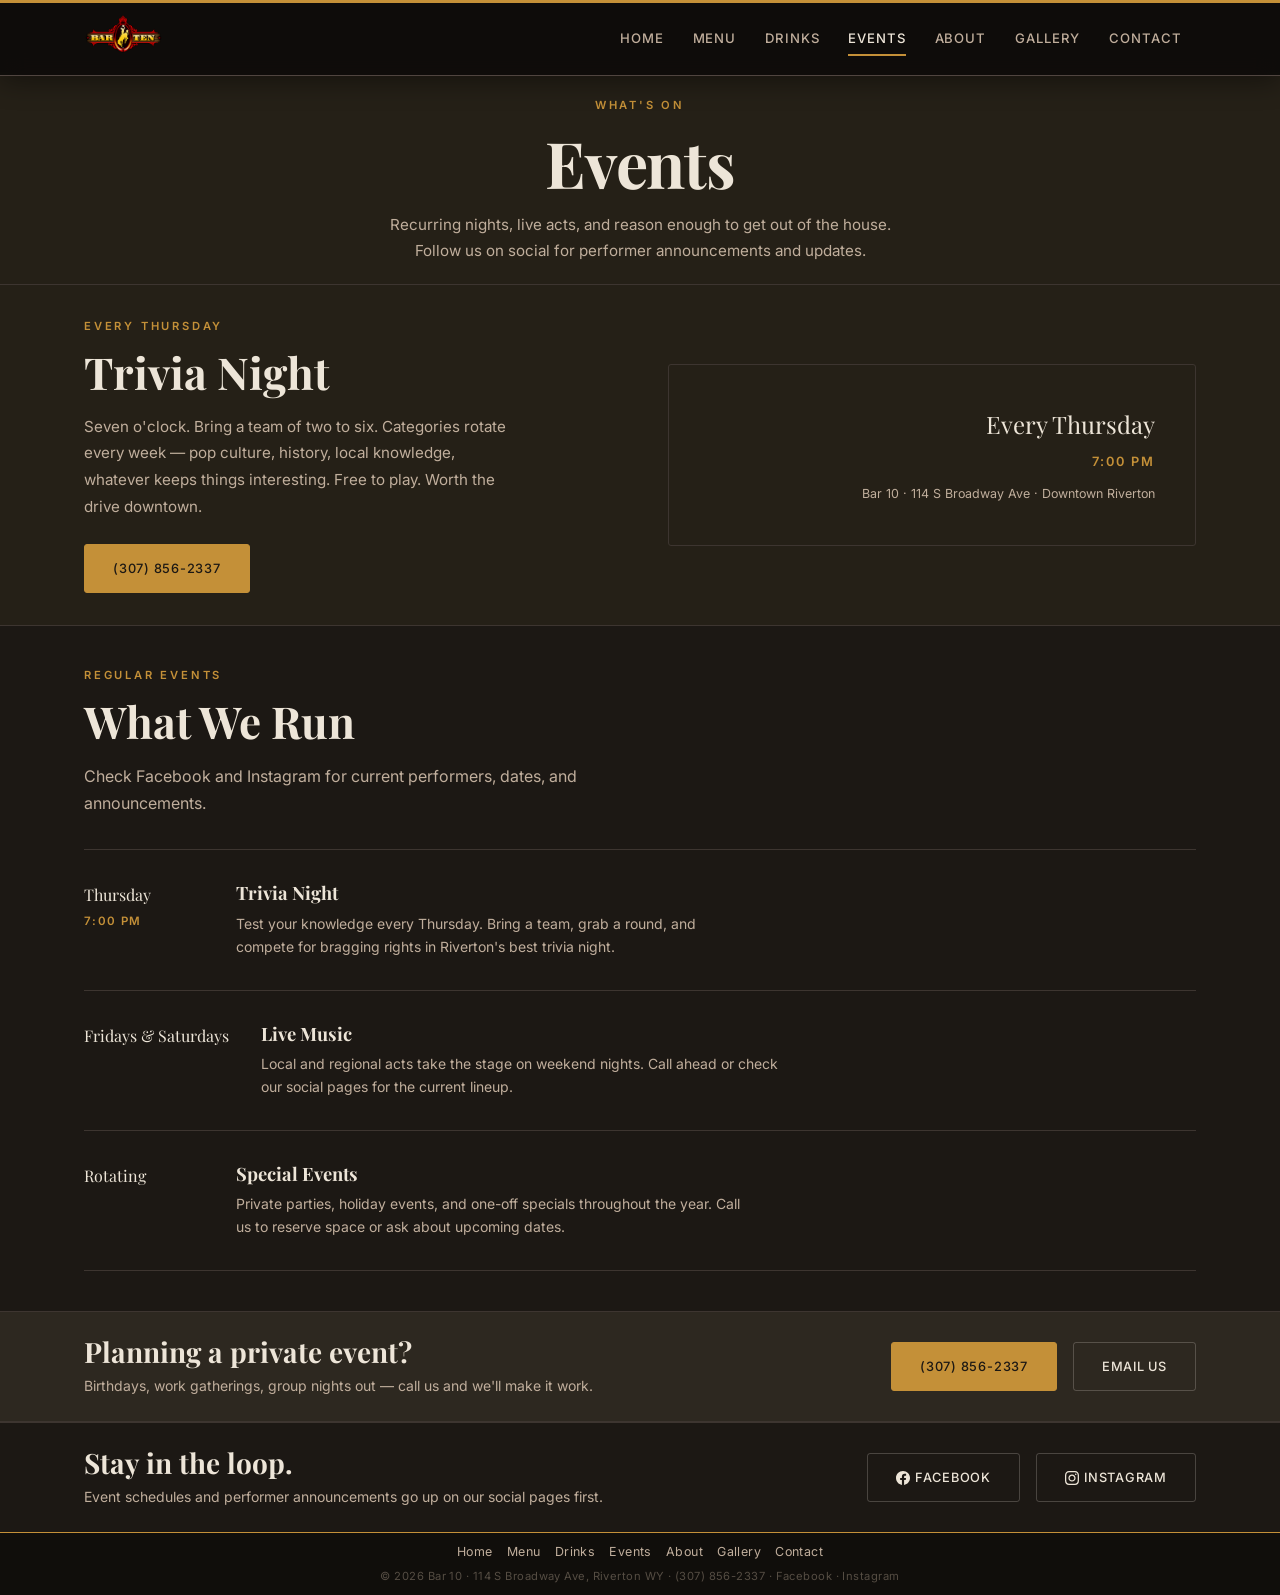
<file: events.html>
<!DOCTYPE html>
<html lang="en">
<head>
  <meta charset="UTF-8" />
  <meta name="viewport" content="width=device-width, initial-scale=1.0" />
  <title>Events | Bar 10 — Trivia Night &amp; Live Music in Riverton, WY</title>
  <meta name="description" content="Bar 10 hosts trivia nights every Thursday, live music on weekends, and special events throughout the year in Riverton, Wyoming. Call (307) 856-2337 for details." />
  <link rel="canonical" href="https://bar10riverton.com/events.html" />
  <link rel="icon" type="image/png" href="images/bar10favicon.png" />

  <meta property="og:type" content="website" />
  <meta property="og:title" content="Events | Bar 10 — Trivia Night &amp; Live Music in Riverton, WY" />
  <meta property="og:description" content="Trivia nights, live music, and special events at Bar 10 in Riverton, Wyoming." />
  <meta property="og:url" content="https://bar10riverton.com/events.html" />

  <link rel="preconnect" href="https://fonts.googleapis.com" />
  <link rel="preconnect" href="https://fonts.gstatic.com" crossorigin />
  <link href="https://fonts.googleapis.com/css2?family=Inter:wght@400;500;600;700&family=Playfair+Display:ital,wght@0,700;0,800;1,700&display=swap" rel="stylesheet" />

  <link rel="stylesheet" href="css/style.css" />
  <link rel="icon" type="image/png" href="images/bar10logo.png" />
  <link rel="apple-touch-icon" href="images/bar10logo.png" />
</head>
<body class="page-body">

  <!-- ── Site top: utility bar + brand + nav ──────────────── -->
  <div class="site-top">

    <div class="utility-bar" aria-label="Contact Bar 10">
      <div class="container utility-bar-inner">
        <a href="tel:+13078562337" class="utility-bar-link">(307) 856-2337</a>
        <span class="utility-bar-sep" aria-hidden="true">&middot;</span>
        <a href="mailto:bar10wyo@gmail.com" class="utility-bar-link">bar10wyo@gmail.com</a>
      </div>
    </div>

    <header class="site-header" role="banner">
      <div class="container site-header-inner">
        <a href="index.html" class="header-brand" aria-label="Bar 10 home">
          <img src="images/bar10logo.png" alt="Bar 10" class="header-logo" width="90" height="60">
        </a>
        <nav class="site-nav" aria-label="Main navigation">
          <div class="nav-menu" id="nav-menu" role="navigation">
            <ul>
              <li><a href="index.html">Home</a></li>
              <li><a href="menu.html">Menu</a></li>
              <li><a href="drinks.html">Drinks</a></li>
              <li><a href="events.html" aria-current="page">Events</a></li>
              <li><a href="about.html">About</a></li>
              <li><a href="gallery.html">Gallery</a></li>
              <li><a href="contact.html">Contact</a></li>
            </ul>
          </div>
          <button class="nav-toggle" id="nav-toggle" aria-controls="nav-menu" aria-expanded="false" aria-label="Open navigation menu">
            <span></span><span></span><span></span>
          </button>
        </nav>
      </div>
    </header>

  </div>

  <main>

    <section class="page-hero" aria-label="Events at Bar 10">
      <div class="container">
        <span class="section-label">What's On</span>
        <h1>Events</h1>
        <p>
          Recurring nights, live acts, and reason enough to get out of the house.
          Follow us on social for performer announcements and updates.
        </p>
      </div>
    </section>

    <!-- ── Trivia feature ──────────────────────────────────────── -->
    <section class="event-feature" aria-labelledby="trivia-heading">
      <div class="container">
        <div class="event-feature-layout">
          <div>
            <span class="section-label">Every Thursday</span>
            <h2 id="trivia-heading">Trivia Night</h2>
            <p class="event-feature-desc text-dim">
              Seven o'clock. Bring a team of two to six. Categories rotate every week —
              pop culture, history, local knowledge, whatever keeps things interesting.
              Free to play. Worth the drive downtown.
            </p>
            <a href="tel:+13078562337" class="btn btn-primary">(307) 856-2337</a>
          </div>
          <div class="event-feature-detail">
            <div class="event-feature-day">Every Thursday</div>
            <div class="event-feature-time">7:00 PM</div>
            <div class="event-feature-where">Bar 10 &middot; 114 S Broadway Ave &middot; Downtown Riverton</div>
          </div>
        </div>
      </div>
    </section>

    <!-- ── All events ──────────────────────────────────────────── -->
    <section aria-labelledby="all-events-heading">
      <div class="container">
        <div class="section-header">
          <span class="section-label">Regular Events</span>
          <h2 class="section-title" id="all-events-heading">What We Run</h2>
          <p class="section-subtitle">
            Check Facebook and Instagram for current performers, dates, and announcements.
          </p>
        </div>
        <div id="events-list" aria-label="Events list">
          <!-- Populated by JS -->
        </div>
      </div>
    </section>

    <!-- ── Private events ──────────────────────────────────────── -->
    <div class="cta-bar cta-bar--surface">
      <div class="container">
        <div class="cta-bar-inner">
          <div class="cta-bar-text">
            <h2>Planning a private event?</h2>
            <p>Birthdays, work gatherings, group nights out — call us and we'll make it work.</p>
          </div>
          <div class="cta-bar-actions">
            <a href="tel:+13078562337" class="btn btn-primary">(307) 856-2337</a>
            <a href="mailto:bar10wyo@gmail.com" class="btn btn-outline">Email Us</a>
          </div>
        </div>
      </div>
    </div>

    <!-- ── Social follow ───────────────────────────────────────── -->
    <div class="cta-bar">
      <div class="container">
        <div class="cta-bar-inner">
          <div class="cta-bar-text">
            <h2>Stay in the loop.</h2>
            <p>Event schedules and performer announcements go up on our social pages first.</p>
          </div>
          <div class="cta-bar-actions">
            <a href="https://www.facebook.com/bar10wyo" class="btn btn-outline" target="_blank" rel="noopener noreferrer">
              <svg width="14" height="14" viewBox="0 0 24 24" fill="currentColor" aria-hidden="true"><path d="M24 12.073c0-6.627-5.373-12-12-12s-12 5.373-12 12c0 5.99 4.388 10.954 10.125 11.854v-8.385H7.078v-3.47h3.047V9.43c0-3.007 1.792-4.669 4.533-4.669 1.312 0 2.686.235 2.686.235v2.953H15.83c-1.491 0-1.956.925-1.956 1.874v2.25h3.328l-.532 3.47h-2.796v8.385C19.612 23.027 24 18.062 24 12.073z"/></svg>
              Facebook
            </a>
            <a href="https://www.instagram.com/bar10wyo/" class="btn btn-outline" target="_blank" rel="noopener noreferrer">
              <svg width="14" height="14" viewBox="0 0 24 24" fill="currentColor" aria-hidden="true"><path d="M12 2.163c3.204 0 3.584.012 4.85.07 3.252.148 4.771 1.691 4.919 4.919.058 1.265.069 1.645.069 4.849 0 3.205-.012 3.584-.069 4.849-.149 3.225-1.664 4.771-4.919 4.919-1.266.058-1.644.07-4.85.07-3.204 0-3.584-.012-4.849-.07-3.26-.149-4.771-1.699-4.919-4.92-.058-1.265-.07-1.644-.07-4.849 0-3.204.013-3.583.07-4.849.149-3.227 1.664-4.771 4.919-4.919 1.266-.057 1.645-.069 4.849-.069zm0-2.163c-3.259 0-3.667.014-4.947.072-4.358.2-6.78 2.618-6.98 6.98-.059 1.281-.073 1.689-.073 4.948 0 3.259.014 3.668.072 4.948.2 4.358 2.618 6.78 6.98 6.98 1.281.058 1.689.072 4.948.072 3.259 0 3.668-.014 4.948-.072 4.354-.2 6.782-2.618 6.979-6.98.059-1.28.073-1.689.073-4.948 0-3.259-.014-3.667-.072-4.947-.196-4.354-2.617-6.78-6.979-6.98-1.281-.059-1.69-.073-4.949-.073zm0 5.838c-3.403 0-6.162 2.759-6.162 6.162s2.759 6.163 6.162 6.163 6.162-2.759 6.162-6.163c0-3.403-2.759-6.162-6.162-6.162zm0 10.162c-2.209 0-4-1.79-4-4 0-2.209 1.791-4 4-4s4 1.791 4 4c0 2.21-1.791 4-4 4zm6.406-11.845c-.796 0-1.441.645-1.441 1.44s.645 1.44 1.441 1.44c.795 0 1.439-.645 1.439-1.44s-.644-1.44-1.439-1.44z"/></svg>
              Instagram
            </a>
          </div>
        </div>
      </div>
    </div>

  </main>

  <footer class="site-footer" role="contentinfo">
    <div class="container">
      <nav class="footer-nav" aria-label="Footer navigation">
        <a href="index.html">Home</a>
        <a href="menu.html">Menu</a>
        <a href="drinks.html">Drinks</a>
        <a href="events.html">Events</a>
        <a href="about.html">About</a>
        <a href="gallery.html">Gallery</a>
        <a href="contact.html">Contact</a>
      </nav>
      <p class="footer-copy">&copy; 2026 Bar 10 &middot; 114 S Broadway Ave, Riverton WY &middot; <a href="tel:+13078562337">(307) 856-2337</a> &middot; <a href="https://www.facebook.com/bar10wyo" target="_blank" rel="noopener noreferrer">Facebook</a> &middot; <a href="https://www.instagram.com/bar10wyo/" target="_blank" rel="noopener noreferrer">Instagram</a></p>
    </div>
  </footer>

  <script src="js/data.js"></script>
  <script src="js/main.js"></script>
</body>
</html>
</file>
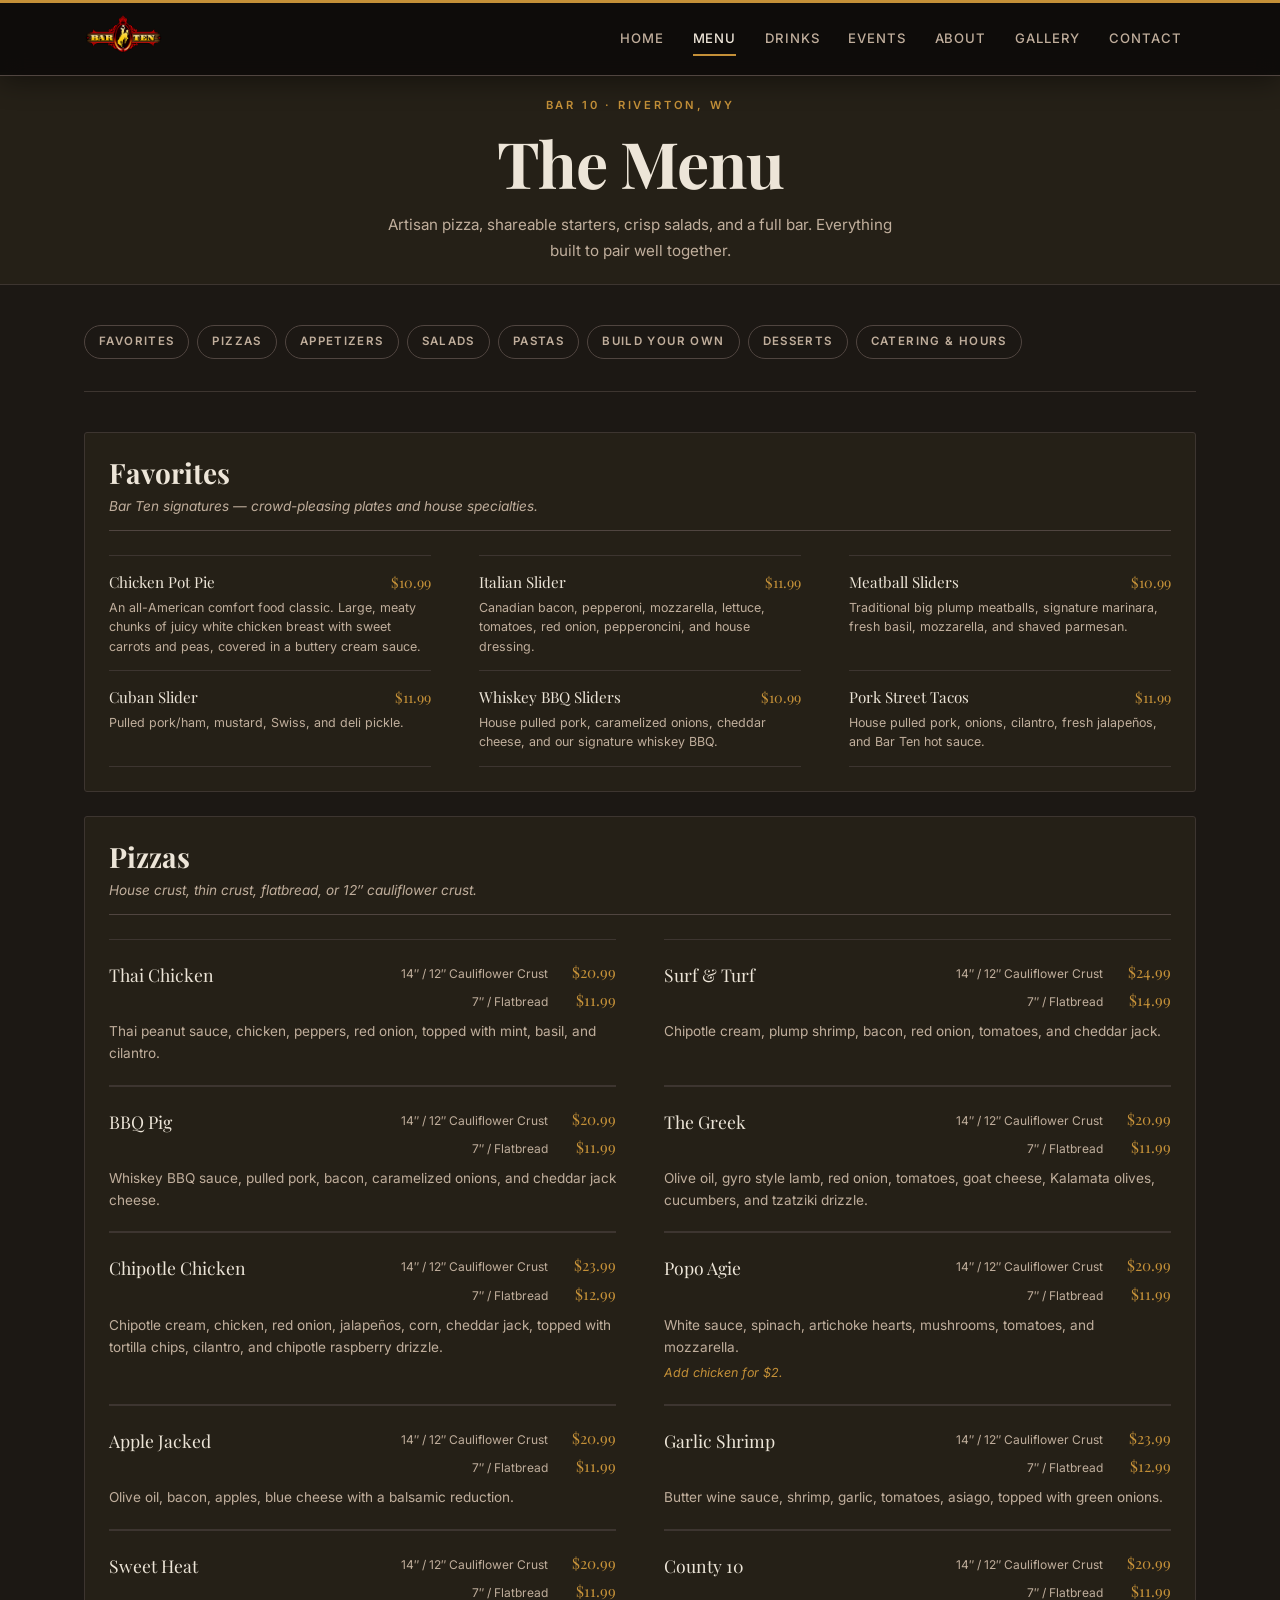
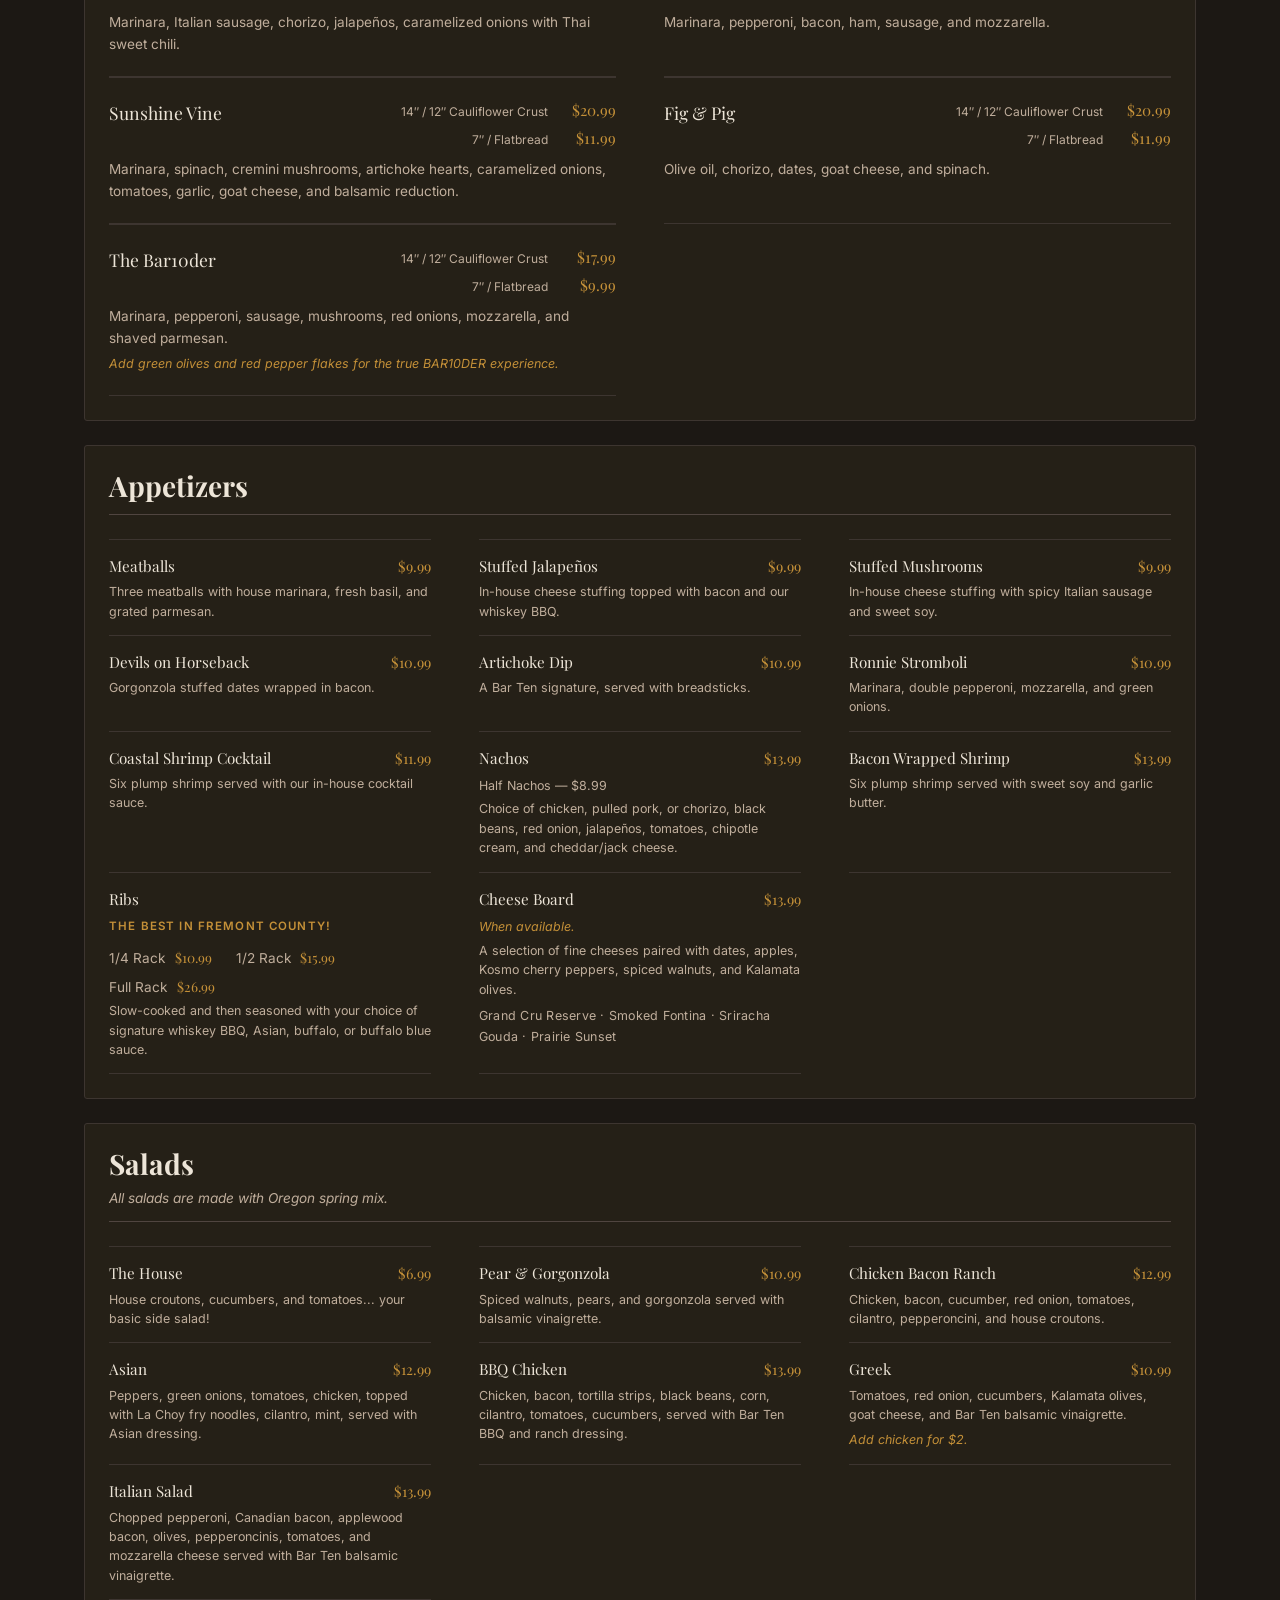
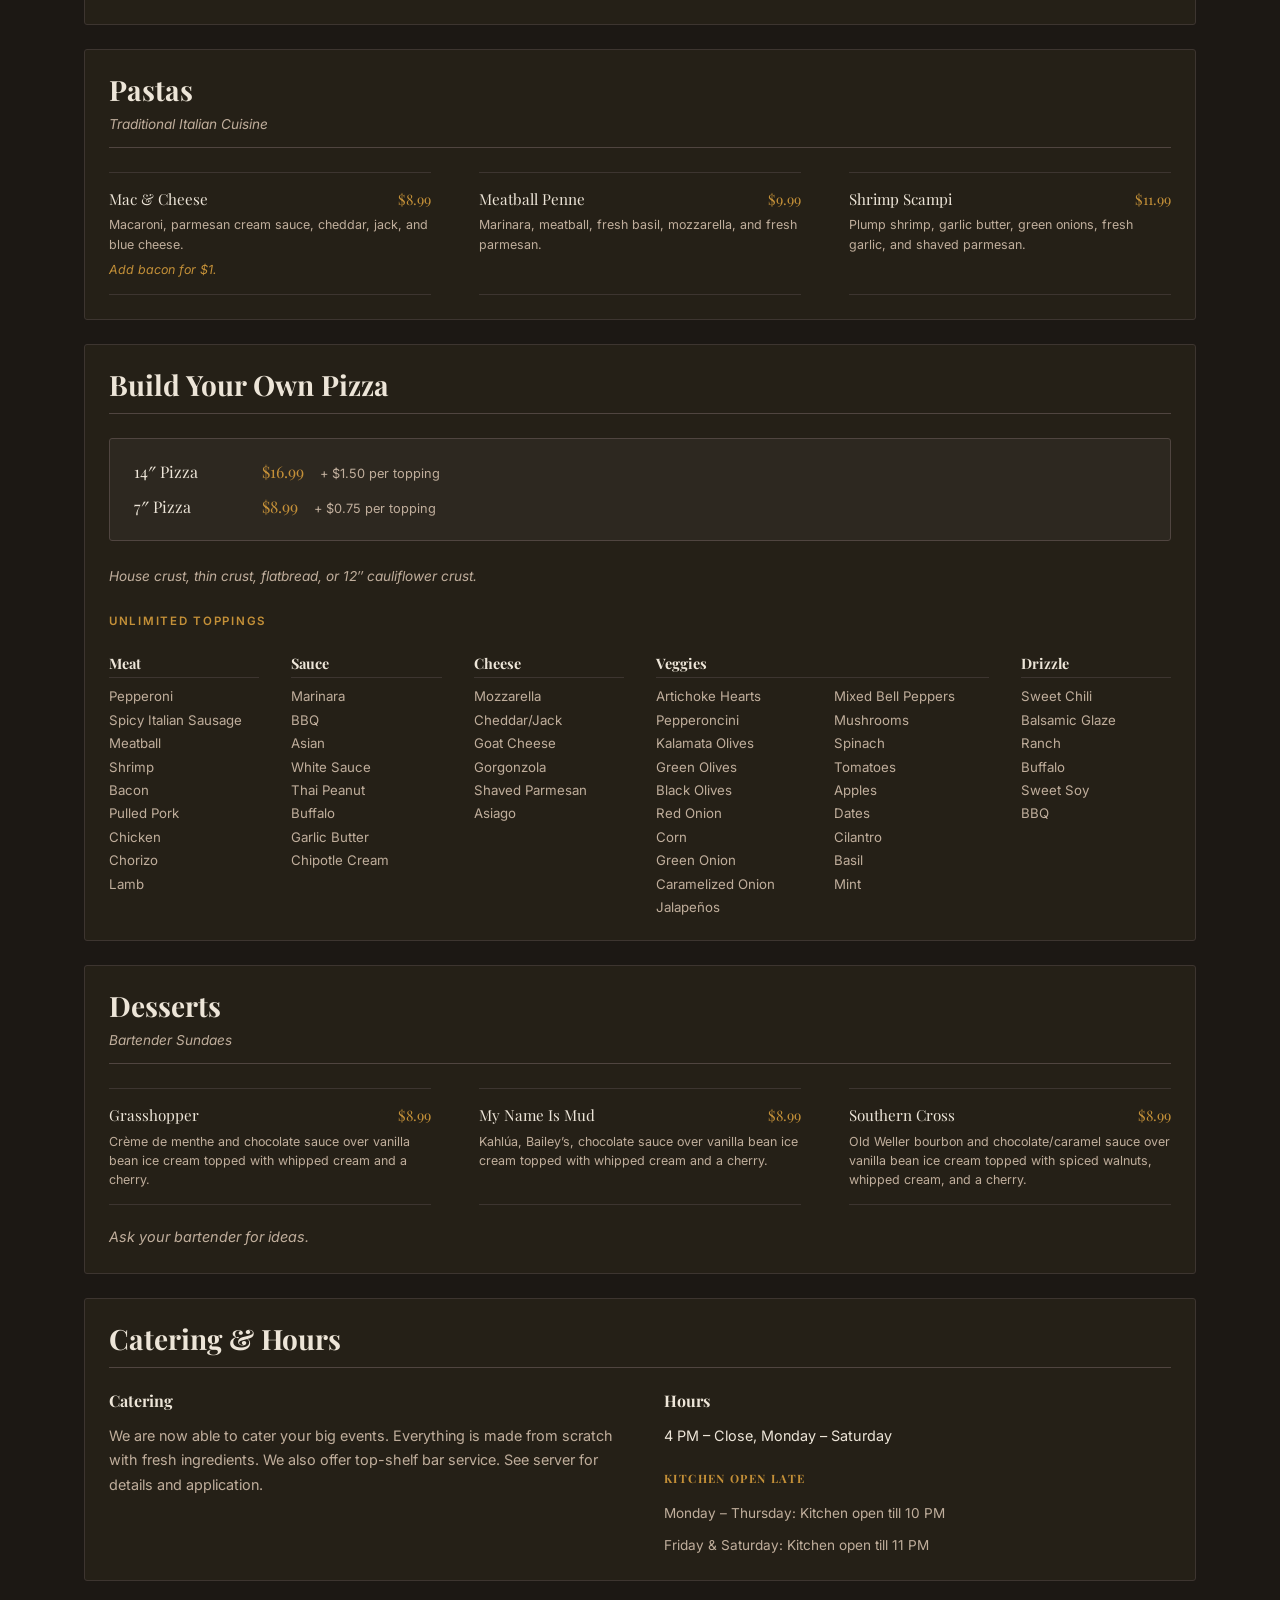
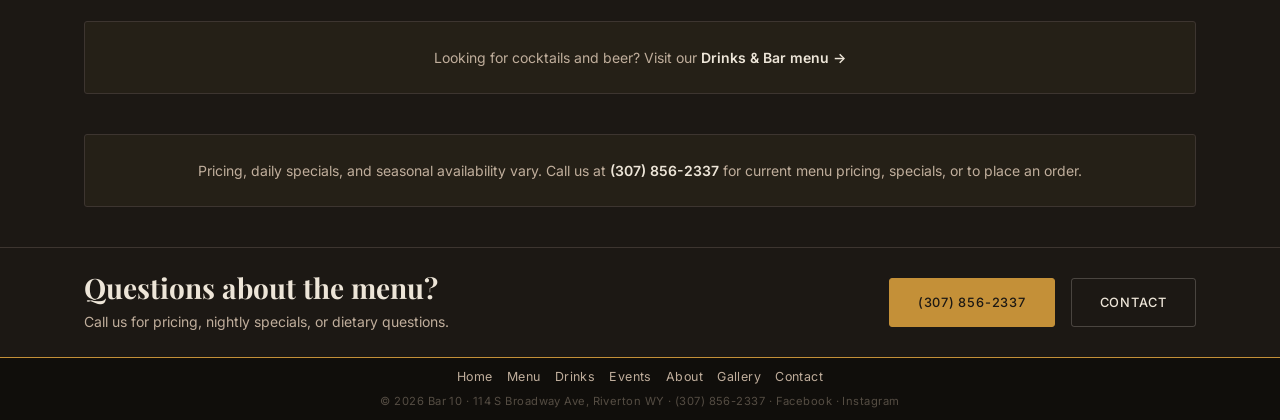
<file: menu.html>
<!DOCTYPE html>
<html lang="en">
<head>
  <meta charset="UTF-8" />
  <meta name="viewport" content="width=device-width, initial-scale=1.0" />
  <title>Menu | Bar 10 — Specialty Pizza, Cocktails &amp; Local Beer — Riverton, WY</title>
  <meta name="description" content="Explore Bar 10's full menu: specialty artisan pizzas, appetizers, salads, pastas, bartender sundaes, and Build Your Own pizza. Full bar. 114 S Broadway Ave, Riverton, Wyoming." />
  <link rel="canonical" href="https://bar10riverton.com/menu.html" />
  <link rel="icon" type="image/png" href="images/bar10favicon.png" />

  <meta property="og:type" content="website" />
  <meta property="og:title" content="Menu | Bar 10 — Artisan Pizza &amp; Craft Cocktails in Riverton, WY" />
  <meta property="og:description" content="Specialty artisan pizzas, appetizers, salads, pastas, and bartender sundaes. 13 signature pies plus Build Your Own options. Full bar. Call (307) 856-2337 for pricing and specials." />
  <meta property="og:url" content="https://bar10riverton.com/menu.html" />

  <link rel="preconnect" href="https://fonts.googleapis.com" />
  <link rel="preconnect" href="https://fonts.gstatic.com" crossorigin />
  <link href="https://fonts.googleapis.com/css2?family=Inter:wght@400;500;600;700&family=Playfair+Display:ital,wght@0,700;0,800;1,700&display=swap" rel="stylesheet" />

  <link rel="stylesheet" href="css/style.css" />
  <link rel="icon" type="image/png" href="images/bar10logo.png" />
  <link rel="apple-touch-icon" href="images/bar10logo.png" />
</head>
<body class="page-body">

  <!-- ── Site top: utility bar + brand + nav ──────────────── -->
  <div class="site-top">

    <div class="utility-bar" aria-label="Contact Bar 10">
      <div class="container utility-bar-inner">
        <a href="tel:+13078562337" class="utility-bar-link">(307) 856-2337</a>
        <span class="utility-bar-sep" aria-hidden="true">&middot;</span>
        <a href="mailto:bar10wyo@gmail.com" class="utility-bar-link">bar10wyo@gmail.com</a>
      </div>
    </div>

    <header class="site-header" role="banner">
      <div class="container site-header-inner">
        <a href="index.html" class="header-brand" aria-label="Bar 10 home">
          <img src="images/bar10logo.png" alt="Bar 10" class="header-logo" width="90" height="60">
        </a>
        <nav class="site-nav" aria-label="Main navigation">
          <div class="nav-menu" id="nav-menu" role="navigation">
            <ul>
              <li><a href="index.html">Home</a></li>
              <li><a href="menu.html" aria-current="page">Menu</a></li>
              <li><a href="drinks.html">Drinks</a></li>
              <li><a href="events.html">Events</a></li>
              <li><a href="about.html">About</a></li>
              <li><a href="gallery.html">Gallery</a></li>
              <li><a href="contact.html">Contact</a></li>
            </ul>
          </div>
          <button class="nav-toggle" id="nav-toggle" aria-controls="nav-menu" aria-expanded="false" aria-label="Open navigation menu">
            <span></span><span></span><span></span>
          </button>
        </nav>
      </div>
    </header>

  </div>

  <main>

    <!-- ── Page hero ──────────────────────────────────────── -->
    <section class="page-hero" aria-label="Menu">
      <div class="container">
        <span class="section-label">Bar 10 &middot; Riverton, WY</span>
        <h1>The Menu</h1>
        <p>
          Artisan pizza, shareable starters, crisp salads, and a full bar.
          Everything built to pair well together.
        </p>
      </div>
    </section>

    <!-- ── Menu content ────────────────────────────────────── -->
    <section aria-label="Full menu">
      <div class="container">

        <!-- Jump nav -->
        <nav class="menu-jump-nav" aria-label="Jump to menu section">
          <a href="#favorites">Favorites</a>
          <a href="#pizzas">Pizzas</a>
          <a href="#appetizers">Appetizers</a>
          <a href="#salads">Salads</a>
          <a href="#pastas">Pastas</a>
          <a href="#build-your-own">Build Your Own</a>
          <a href="#desserts">Desserts</a>
          <a href="#catering">Catering &amp; Hours</a>
        </nav>

        <div class="menu-sections">

          <!-- Favorites -->
          <section id="favorites" class="menu-section" aria-labelledby="favorites-heading">
            <div class="menu-section-header">
              <h2 id="favorites-heading">Favorites</h2>
              <p id="menu-favorites-note" class="menu-section-note"></p>
            </div>
            <ul id="menu-favorites" class="menu-items-list" aria-label="Favorites">
              <!-- Populated by JS -->
            </ul>
          </section>

          <!-- Pizzas -->
          <section id="pizzas" class="menu-section" aria-labelledby="pizzas-heading">
            <div class="menu-section-header">
              <h2 id="pizzas-heading">Pizzas</h2>
              <p id="menu-pizza-crusts" class="menu-section-note"></p>
            </div>
            <ul id="menu-pizzas" class="menu-pizza-list" aria-label="Specialty pizzas">
              <!-- Populated by JS -->
            </ul>
          </section>

          <!-- Appetizers -->
          <section id="appetizers" class="menu-section" aria-labelledby="appetizers-heading">
            <div class="menu-section-header">
              <h2 id="appetizers-heading">Appetizers</h2>
            </div>
            <ul id="menu-appetizers" class="menu-items-list" aria-label="Appetizers">
              <!-- Populated by JS -->
            </ul>
          </section>

          <!-- Salads -->
          <section id="salads" class="menu-section" aria-labelledby="salads-heading">
            <div class="menu-section-header">
              <h2 id="salads-heading">Salads</h2>
              <p id="menu-salads-note" class="menu-section-note"></p>
            </div>
            <ul id="menu-salads" class="menu-items-list" aria-label="Salads">
              <!-- Populated by JS -->
            </ul>
          </section>

          <!-- Pastas -->
          <section id="pastas" class="menu-section" aria-labelledby="pastas-heading">
            <div class="menu-section-header">
              <h2 id="pastas-heading">Pastas</h2>
              <p id="menu-pastas-note" class="menu-section-note"></p>
            </div>
            <ul id="menu-pastas" class="menu-items-list" aria-label="Pastas">
              <!-- Populated by JS -->
            </ul>
          </section>

          <!-- Build Your Own Pizza -->
          <section id="build-your-own" class="menu-section" aria-labelledby="byo-heading">
            <div class="menu-section-header">
              <h2 id="byo-heading">Build Your Own Pizza</h2>
            </div>
            <div id="menu-byo">
              <!-- Populated by JS -->
            </div>
          </section>

          <!-- Desserts -->
          <section id="desserts" class="menu-section" aria-labelledby="desserts-heading">
            <div class="menu-section-header">
              <h2 id="desserts-heading">Desserts</h2>
              <p id="menu-desserts-note" class="menu-section-note"></p>
            </div>
            <ul id="menu-desserts" class="menu-items-list" aria-label="Desserts">
              <!-- Populated by JS -->
            </ul>
          </section>

          <!-- Catering / Hours -->
          <section id="catering" class="menu-section" aria-labelledby="catering-heading">
            <div class="menu-section-header">
              <h2 id="catering-heading">Catering &amp; Hours</h2>
            </div>
            <div id="menu-catering">
              <!-- Populated by JS -->
            </div>
          </section>

        </div>

        <!-- Drinks callout -->
        <div class="menu-pricing-note" role="note">
          Looking for cocktails and beer? Visit our <a href="drinks.html">Drinks &amp; Bar menu &rarr;</a>
        </div>

        <!-- Pricing note -->
        <div class="menu-pricing-note" role="note">
          Pricing, daily specials, and seasonal availability vary. Call us at
          <a href="tel:+13078562337">(307) 856-2337</a> for current menu pricing, specials, or to place an order.
        </div>

      </div>
    </section>

    <!-- ── Footer CTA ──────────────────────────────────────── -->
    <div class="cta-bar">
      <div class="container">
        <div class="cta-bar-inner">
          <div class="cta-bar-text">
            <h2>Questions about the menu?</h2>
            <p>Call us for pricing, nightly specials, or dietary questions.</p>
          </div>
          <div class="cta-bar-actions">
            <a href="tel:+13078562337" class="btn btn-primary">(307) 856-2337</a>
            <a href="contact.html" class="btn btn-outline">Contact</a>
          </div>
        </div>
      </div>
    </div>

  </main>

  <footer class="site-footer" role="contentinfo">
    <div class="container">
      <nav class="footer-nav" aria-label="Footer navigation">
        <a href="index.html">Home</a>
        <a href="menu.html">Menu</a>
        <a href="drinks.html">Drinks</a>
        <a href="events.html">Events</a>
        <a href="about.html">About</a>
        <a href="gallery.html">Gallery</a>
        <a href="contact.html">Contact</a>
      </nav>
      <p class="footer-copy">&copy; 2026 Bar 10 &middot; 114 S Broadway Ave, Riverton WY &middot; <a href="tel:+13078562337">(307) 856-2337</a> &middot; <a href="https://www.facebook.com/bar10wyo" target="_blank" rel="noopener noreferrer">Facebook</a> &middot; <a href="https://www.instagram.com/bar10wyo/" target="_blank" rel="noopener noreferrer">Instagram</a></p>
    </div>
  </footer>

  <script src="js/data.js"></script>
  <script src="js/main.js"></script>
</body>
</html>
</file>
<file: css/style.css>
/* =============================================================
   Bar 10 — Premium Hospitality Style Sheet
   Warm, editorial, refined. Light-forward with cinematic hero.
============================================================= */

/* ── Reset & base ──────────────────────────────────────────── */
*, *::before, *::after {
  box-sizing: border-box;
  margin: 0;
  padding: 0;
}

:root {
  /* ── Dark palette — deep moody, warm charcoal ── */
  --color-bg:        #1c1814;   /* warm charcoal — primary background */
  --color-surface:   #252017;   /* slightly lighter — alternate sections */
  --color-surface2:  #2d2820;   /* medium dark — deeper alternates */
  --color-border:    #3d3530;   /* warm border — dividers */
  --color-border-lt: #504540;   /* lighter border */

  /* ── Accent — rich warm gold ── */
  --color-amber:     #c49038;   /* rich warm gold */
  --color-amber-lt:  #d4a84e;   /* lighter gold on hover */
  --color-red:       #cc2222;   /* bold red — hero accent */

  /* ── Text — warm cream on dark backgrounds ── */
  --color-cream:     #ede5d8;   /* warm cream — primary text */
  --color-cream-dim: #c0ae9c;   /* warm medium — secondary text */
  --color-white:     #ffffff;

  /* ── Dark section tokens — hero & footer ── */
  --color-dark:        #100e0b;   /* deepest dark — hero background */
  --color-dark-text:   #ede5d8;   /* warm cream for dark sections */
  --color-dark-dim:    #c0ae9c;   /* dimmed warm text on dark */
  --color-dark-border: #1a1511;   /* subtle border on dark */

  --font-heading: 'Playfair Display', Georgia, serif;
  --font-body:    'Inter', system-ui, -apple-system, sans-serif;

  --max-width:          1160px;
  --header-height:      72px;
  --header-total:       var(--header-height);
  --radius:             3px;
  --transition:         0.2s ease;
}

html {
  scroll-behavior: smooth;
}

body {
  font-family: var(--font-body);
  font-size: 1rem;
  line-height: 1.65;
  background-color: var(--color-bg);
  color: var(--color-cream);
  -webkit-font-smoothing: antialiased;
}

img {
  display: block;
  max-width: 100%;
  height: auto;
}

a {
  color: var(--color-amber);
  text-decoration: none;
  transition: color var(--transition);
}

a:hover {
  color: var(--color-amber-lt);
}

ul {
  list-style: none;
}

/* ── Typography ────────────────────────────────────────────── */
h1, h2, h3, h4 {
  font-family: var(--font-heading);
  line-height: 1.15;
  color: var(--color-cream);
}

h1 { font-size: clamp(3rem, 9vw, 6rem); font-weight: 700; letter-spacing: -0.02em; }
h2 { font-size: clamp(1.75rem, 4vw, 2.75rem); font-weight: 700; }
h3 { font-size: clamp(1.1rem, 2.5vw, 1.4rem); font-weight: 700; }

.section-label {
  display: block;
  font-size: 0.7rem;
  font-weight: 600;
  letter-spacing: 0.25em;
  text-transform: uppercase;
  color: var(--color-amber);
  margin-bottom: 0.75rem;
}

.section-title {
  font-family: var(--font-heading);
  font-size: clamp(1.75rem, 4vw, 2.75rem);
  color: var(--color-cream);
  margin-bottom: 1rem;
}

.section-subtitle {
  font-size: 1rem;
  color: var(--color-cream-dim);
  max-width: 560px;
  line-height: 1.7;
}

/* ── Layout helpers ────────────────────────────────────────── */
.container {
  width: 100%;
  max-width: var(--max-width);
  margin: 0 auto;
  padding: 0 1.5rem;
}

section {
  padding: 2.5rem 0;
}

.section-header {
  margin-bottom: 2rem;
}

.section-header--center {
  text-align: center;
}

.section-header--center .section-subtitle {
  margin: 0 auto;
}

/* ── Buttons ───────────────────────────────────────────────── */
.btn {
  display: inline-flex;
  align-items: center;
  gap: 0.4em;
  padding: 0.8rem 1.75rem;
  font-family: var(--font-body);
  font-size: 0.8rem;
  font-weight: 500;
  letter-spacing: 0.06em;
  text-transform: uppercase;
  border-radius: var(--radius);
  border: 1px solid transparent;
  cursor: pointer;
  transition: background-color var(--transition), color var(--transition), border-color var(--transition);
  text-align: center;
  white-space: nowrap;
}

.btn-primary {
  background-color: var(--color-amber);
  color: var(--color-bg);
  border-color: var(--color-amber);
}

.btn-primary:hover {
  background-color: var(--color-amber-lt);
  border-color: var(--color-amber-lt);
  color: var(--color-bg);
}

.btn-outline {
  background-color: transparent;
  color: var(--color-cream);
  border-color: rgba(237, 229, 216, 0.22);
}

.btn-outline:hover {
  border-color: var(--color-cream);
  color: var(--color-cream);
}

.btn-ghost {
  background-color: transparent;
  color: var(--color-amber);
  border-color: transparent;
  padding-left: 0;
  padding-right: 0;
}

.btn-ghost:hover {
  color: var(--color-amber-lt);
}

.cta-group {
  display: flex;
  flex-wrap: wrap;
  gap: 1rem;
  margin-top: 1.5rem;
}

/* ── Site top (fixed wrapper: utility bar + brand + nav) ────── */
.site-top {
  position: fixed;
  top: 0;
  left: 0;
  right: 0;
  z-index: 100;
  background-color: rgba(15, 13, 11, 0.97);
  backdrop-filter: blur(12px);
  -webkit-backdrop-filter: blur(12px);
  border-top: 3px solid var(--color-amber);
  box-shadow: 0 4px 28px rgba(0, 0, 0, 0.45);
}

/* ── Utility bar — hidden ──────────────────────────────────── */
.utility-bar {
  display: none;
}

.utility-bar-inner {
  display: flex;
  align-items: center;
  justify-content: center;
  gap: 0.875rem;
}

.utility-bar-link {
  font-size: 0.7rem;
  font-weight: 500;
  letter-spacing: 0.07em;
  color: var(--color-cream-dim);
  transition: color var(--transition);
}

.utility-bar-link:hover {
  color: var(--color-cream);
}

.utility-bar-sep {
  color: var(--color-border-lt);
  font-size: 0.6rem;
}

/* ── Site header — single integrated row: logo left, nav right ─ */
.site-header {
  border-bottom: 1px solid var(--color-border-lt);
}

.site-header-inner {
  display: flex;
  align-items: center;
  justify-content: space-between;
  height: var(--header-height);
  position: relative;
}

.header-brand {
  display: flex;
  align-items: center;
  flex-shrink: 0;
}

.header-logo {
  height: 52px;
  width: auto;
  display: block;
  transition: opacity var(--transition);
}

.header-brand:hover .header-logo {
  opacity: 0.85;
}

/* ── Nav — lives inside site-header-inner ──────────────────── */
.site-nav {
  display: flex;
  align-items: center;
}

.nav-toggle {
  display: flex;
  flex-direction: column;
  justify-content: center;
  gap: 5px;
  width: 36px;
  height: 36px;
  background: none;
  border: none;
  cursor: pointer;
  padding: 0.25rem;
  flex-shrink: 0;
}

.nav-toggle span {
  display: block;
  height: 1px;
  background-color: var(--color-cream);
  transition: transform var(--transition), opacity var(--transition);
}

.nav-toggle[aria-expanded="true"] span:nth-child(1) {
  transform: translateY(6px) rotate(45deg);
}

.nav-toggle[aria-expanded="true"] span:nth-child(2) {
  opacity: 0;
}

.nav-toggle[aria-expanded="true"] span:nth-child(3) {
  transform: translateY(-6px) rotate(-45deg);
}

.nav-menu {
  display: none;
  position: absolute;
  top: 100%;
  left: 0;
  right: 0;
  background-color: var(--color-surface);
  border-bottom: 1px solid var(--color-border);
  padding: 1.25rem 1.5rem 1.75rem;
  z-index: 10;
}

.nav-menu.is-open {
  display: block;
}

.nav-menu ul {
  display: flex;
  flex-direction: column;
  gap: 0;
}

.nav-menu a {
  display: block;
  padding: 0.65rem 0;
  color: var(--color-cream-dim);
  font-size: 0.875rem;
  font-weight: 500;
  letter-spacing: 0.04em;
  border-bottom: 1px solid var(--color-border);
}

.nav-menu a:hover,
.nav-menu a[aria-current="page"] {
  color: var(--color-cream);
}

.nav-cta {
  display: inline-flex;
  margin-top: 1.25rem;
}

@media (min-width: 768px) {
  .nav-toggle {
    display: none;
  }

  .nav-menu {
    display: flex !important;
    position: static;
    background: none;
    border: none;
    padding: 0;
    align-items: center;
    gap: 0;
  }

  .nav-menu ul {
    flex-direction: row;
    gap: 0;
  }

  .nav-menu a {
    padding: 0.4rem 0.9rem;
    border: none;
    font-size: 0.82rem;
    letter-spacing: 0.07em;
    text-transform: uppercase;
    position: relative;
  }

  .nav-menu a::after {
    content: '';
    position: absolute;
    bottom: 0;
    left: 0.9rem;
    right: 0.9rem;
    height: 2px;
    background-color: var(--color-amber);
    transform: scaleX(0);
    transform-origin: center;
    transition: transform var(--transition);
  }

  .nav-menu a:hover::after,
  .nav-menu a[aria-current="page"]::after {
    transform: scaleX(1);
  }

  .nav-cta::after {
    display: none;
  }

  .nav-cta {
    display: inline-flex;
    margin-top: 0;
    margin-left: 1.25rem;
    padding: 0.45rem 1.1rem;
    font-size: 0.75rem;
    letter-spacing: 0.08em;
  }
}

/* ── Page offset for fixed header ──────────────────────────── */
.page-body {
  padding-top: var(--header-total);
}

/* ── Hero ──────────────────────────────────────────────────── */
.hero {
  position: relative;
  min-height: calc(100svh - var(--header-total));
  display: flex;
  align-items: center;
  overflow: hidden;
  background-color: var(--color-dark);
}

.hero-bg {
  position: absolute;
  inset: 0;
  background:
    linear-gradient(to top, rgba(8,6,4,0.92) 0%, rgba(8,6,4,0.55) 45%, rgba(8,6,4,0.18) 100%),
    linear-gradient(to right, rgba(8,6,4,0.5) 0%, transparent 70%),
    url('../images/bar10.jpg') center center / cover no-repeat;
  z-index: 0;
}

.hero-content {
  position: relative;
  z-index: 1;
  max-width: 760px;
  padding: 1.5rem 0 2rem;
  text-align: center;
  margin: 0 auto;
}

.hero-eyebrow {
  display: inline-block;
  font-size: 0.68rem;
  font-weight: 600;
  letter-spacing: 0.28em;
  text-transform: uppercase;
  color: rgba(210, 198, 180, 0.8);
  margin-bottom: 1.5rem;
}

.hero h1 {
  color: var(--color-dark-text);
  margin-bottom: 1.5rem;
  line-height: 1.05;
}

.hero-h1-red {
  color: var(--color-red);
  text-transform: uppercase;
  letter-spacing: 0.06em;
  text-shadow:
    0 2px 10px rgba(0, 0, 0, 0.8),
    0 4px 24px rgba(0, 0, 0, 0.5);
  display: inline-block;
}

.hero-sub {
  font-size: 1.05rem;
  color: var(--color-dark-dim);
  max-width: 460px;
  line-height: 1.7;
  margin: 0 auto;
}

/* ── Hero button overrides (light-on-dark) ─────────────────── */
.hero .btn-primary {
  background-color: var(--color-dark-text);
  border-color: var(--color-dark-text);
  color: var(--color-dark);
}

.hero .btn-primary:hover {
  background-color: var(--color-white);
  border-color: var(--color-white);
  color: var(--color-dark);
}

.hero .btn-outline {
  color: var(--color-dark-text);
  border-color: rgba(232, 221, 208, 0.4);
}

.hero .btn-outline:hover {
  border-color: var(--color-dark-text);
  color: var(--color-white);
}

.hero .cta-group {
  justify-content: center;
}

@media (max-width: 530px) {
  .hero h1 {
    font-size: 9vw;
  }
}

/* ── Divider ───────────────────────────────────────────────── */
.divider {
  height: 1px;
  background: var(--color-border);
}

.divider--amber {
  height: 1px;
  width: 3rem;
  background: var(--color-amber);
}

/* ── Ruled separator ───────────────────────────────────────── */
.rule {
  display: flex;
  align-items: center;
  gap: 1.5rem;
  color: var(--color-border-lt);
  font-size: 0.65rem;
  letter-spacing: 0.3em;
  text-transform: uppercase;
}

.rule::before,
.rule::after {
  content: '';
  flex: 1;
  height: 1px;
  background: var(--color-border);
}

/* ── Identity strip ────────────────────────────────────────── */
.identity-strip {
  border-top: 1px solid var(--color-border);
  border-bottom: 1px solid var(--color-border);
  padding: 1.25rem 0;
}

.identity-strip-inner {
  display: flex;
  flex-wrap: wrap;
  align-items: center;
  justify-content: center;
  gap: 0;
}

.identity-item {
  font-size: 0.72rem;
  font-weight: 600;
  letter-spacing: 0.18em;
  text-transform: uppercase;
  color: var(--color-cream-dim);
  padding: 0.5rem 1.75rem;
  border-right: 1px solid var(--color-border);
}

.identity-item:last-child {
  border-right: none;
}

/* ── Editorial menu preview ────────────────────────────────── */
.menu-preview {
  padding: 2.5rem 0;
}

.menu-preview-layout {
  display: grid;
  gap: 2rem;
  align-items: start;
}

@media (min-width: 768px) {
  .menu-preview-layout {
    grid-template-columns: 1fr 1fr;
    gap: 3.5rem;
  }
}

.menu-preview-intro {
  /* left column */
}

.menu-preview-intro .section-label {
  margin-bottom: 1rem;
}

.menu-preview-intro h2 {
  margin-bottom: 1.5rem;
  line-height: 1.15;
}

.menu-preview-intro p {
  font-size: 0.95rem;
  color: var(--color-cream-dim);
  line-height: 1.75;
  margin-bottom: 2rem;
}

.menu-category-list {
  display: flex;
  flex-direction: column;
}

.menu-category-row {
  display: flex;
  align-items: baseline;
  justify-content: space-between;
  padding: 1rem 0;
  border-bottom: 1px solid var(--color-border);
}

.menu-category-row:first-child {
  border-top: 1px solid var(--color-border);
}

.menu-category-name {
  font-family: var(--font-heading);
  font-size: 1.1rem;
  color: var(--color-cream);
}

.menu-category-desc {
  font-size: 0.8rem;
  color: var(--color-cream-dim);
  letter-spacing: 0.03em;
  text-align: right;
  max-width: 180px;
}

/* ── Signature items ───────────────────────────────────────── */
.signature-items {
  display: flex;
  flex-direction: column;
  gap: 0;
}

.signature-item {
  padding: 1.25rem 0;
  border-bottom: 1px solid var(--color-border);
}

.signature-item:first-child {
  border-top: 1px solid var(--color-border);
}

.signature-item-name {
  font-family: var(--font-heading);
  font-size: 1rem;
  color: var(--color-cream);
  margin-bottom: 0.25rem;
}

.signature-item-desc {
  font-size: 0.825rem;
  color: var(--color-cream-dim);
  line-height: 1.55;
}

/* ── Events preview ────────────────────────────────────────── */
.events-preview-desc {
  font-size: 0.95rem;
  line-height: 1.75;
  max-width: 400px;
  margin-top: 0.75rem;
  margin-bottom: 1.25rem;
}

.events-preview-cta {
  margin-top: 0;
}

.events-preview {  background-color: var(--color-surface);
  border-top: 1px solid var(--color-border);
  border-bottom: 1px solid var(--color-border);
  padding: 2.5rem 0;
}

.events-preview-layout {
  display: grid;
  gap: 2rem;
  align-items: start;
}

@media (min-width: 768px) {
  .events-preview-layout {
    grid-template-columns: 1fr 1fr;
    gap: 3.5rem;
    align-items: center;
  }
}

.events-list-editorial {
  display: flex;
  flex-direction: column;
  gap: 0;
}

.event-editorial-item {
  display: flex;
  align-items: baseline;
  justify-content: space-between;
  gap: 1rem;
  padding: 1.25rem 0;
  border-bottom: 1px solid var(--color-border);
}

.event-editorial-item:first-child {
  border-top: 1px solid var(--color-border);
}

.event-editorial-name {
  font-family: var(--font-heading);
  font-size: 1.1rem;
  color: var(--color-cream);
}

.event-editorial-when {
  font-size: 0.75rem;
  font-weight: 600;
  letter-spacing: 0.12em;
  text-transform: uppercase;
  color: var(--color-amber);
  white-space: nowrap;
}

/* ── Location strip ────────────────────────────────────────── */
.location-strip {
  padding: 1.5rem 0;
  border-top: 1px solid var(--color-border);
}

.location-strip-inner {
  display: flex;
  flex-direction: column;
  gap: 2rem;
  align-items: flex-start;
}

@media (min-width: 768px) {
  .location-strip-inner {
    flex-direction: row;
    align-items: center;
    justify-content: space-between;
    gap: 3rem;
  }
}

.location-text {
  /* left side */
}

.location-address {
  font-size: 1.05rem;
  color: var(--color-cream);
  margin-bottom: 0.5rem;
}

.location-hours {
  font-size: 0.85rem;
  color: var(--color-cream-dim);
  line-height: 1.65;
}

.location-actions {
  display: flex;
  gap: 1rem;
  flex-wrap: wrap;
  flex-shrink: 0;
}

/* ── Hours table ───────────────────────────────────────────── */
.hours-table {
  width: 100%;
  border-collapse: collapse;
}

.hours-table td {
  padding: 0.6rem 0;
  font-size: 0.875rem;
  color: var(--color-cream-dim);
  border-bottom: 1px solid var(--color-border);
}

.hours-table td:last-child {
  text-align: right;
  color: var(--color-cream);
}

/* ── Status badge ──────────────────────────────────────────── */
#hours-status {
  display: inline-block;
  font-size: 0.72rem;
  font-weight: 700;
  letter-spacing: 0.1em;
  text-transform: uppercase;
  padding: 0.3rem 0.875rem;
  border-radius: 99px;
  margin-bottom: 1.25rem;
}

.status--open {
  background-color: rgba(55, 130, 65, 0.1);
  color: #3a7a45;
  border: 1px solid rgba(55,130,65,0.22);
}

.status--closed {
  background-color: rgba(160, 55, 55, 0.08);
  color: #8a3838;
  border: 1px solid rgba(160,55,55,0.18);
}

/* ── Social links ──────────────────────────────────────────── */
.social-links {
  display: flex;
  gap: 1rem;
  flex-wrap: wrap;
}

.social-link {
  display: inline-flex;
  align-items: center;
  gap: 0.5rem;
  font-size: 0.78rem;
  font-weight: 600;
  letter-spacing: 0.06em;
  text-transform: uppercase;
  color: var(--color-cream-dim);
  border: 1px solid var(--color-border);
  border-radius: var(--radius);
  padding: 0.5rem 1rem;
  transition: border-color var(--transition), color var(--transition);
}

.social-link:hover {
  border-color: var(--color-amber);
  color: var(--color-amber);
}

/* ── Footer ────────────────────────────────────────────────── */
.site-footer {
  background-color: var(--color-dark);
  border-top: 1px solid var(--color-amber);
  padding: 0.55rem 0;
  text-align: center;
}

.footer-nav {
  display: flex;
  flex-wrap: wrap;
  gap: 0.15rem 0.9rem;
  justify-content: center;
  margin-bottom: 0.3rem;
}

.footer-nav a {
  font-size: 0.78rem;
  color: var(--color-dark-dim);
  letter-spacing: 0.03em;
  transition: color var(--transition);
}

.footer-nav a:hover {
  color: var(--color-cream);
}

.footer-copy {
  font-size: 0.7rem;
  color: rgba(154, 139, 124, 0.5);
  letter-spacing: 0.04em;
}

.footer-copy a {
  color: rgba(154, 139, 124, 0.5);
  transition: color var(--transition);
}

.footer-copy a:hover {
  color: var(--color-amber);
}


/* ── Page hero (inner pages) ───────────────────────────────── */
.page-hero {
  background: var(--color-surface);
  border-bottom: 1px solid var(--color-border);
  padding: 1.5rem 0 1.25rem;
  text-align: center;
}

.page-hero h1 {
  font-size: clamp(2.25rem, 6vw, 4rem);
  margin-bottom: 0.75rem;
  letter-spacing: -0.02em;
}

.page-hero p {
  font-size: 0.95rem;
  color: var(--color-cream-dim);
  max-width: 520px;
  line-height: 1.7;
  margin: 0.75rem auto 0;
}

/* ── Menu page ─────────────────────────────────────────────── */
.menu-sections {
  display: flex;
  flex-direction: column;
  gap: 1.5rem;
}

.menu-section {
  scroll-margin-top: calc(var(--header-total) + 2rem);
  background-color: var(--color-surface);
  border: 1px solid var(--color-border);
  border-radius: var(--radius);
  padding: 1.5rem;
}

.menu-section-header {
  margin-bottom: 1.5rem;
  padding-bottom: 0.75rem;
  border-bottom: 1px solid var(--color-border-lt);
}

.menu-section-header h2 {
  font-size: clamp(1.35rem, 3vw, 1.75rem);
  color: var(--color-cream);
}

.menu-items-list {
  display: flex;
  flex-direction: column;
}

.menu-item {
  display: flex;
  align-items: baseline;
  padding: 0.875rem 0;
  border-bottom: 1px solid var(--color-border);
  font-size: 0.95rem;
  color: var(--color-cream);
}

.menu-item:first-child {
  border-top: 1px solid var(--color-border);
}

@media (min-width: 640px) {
  .menu-items-list {
    display: grid;
    grid-template-columns: 1fr 1fr;
    column-gap: 3rem;
  }

  .menu-item:nth-child(2) {
    border-top: 1px solid var(--color-border);
  }
}

@media (min-width: 900px) {
  .menu-items-list {
    grid-template-columns: 1fr 1fr 1fr;
  }

  .menu-item:nth-child(3) {
    border-top: 1px solid var(--color-border);
  }
}

.menu-note {
  font-size: 0.9rem;
  color: var(--color-cream-dim);
  font-style: italic;
  line-height: 1.65;
  max-width: 580px;
}

.menu-pricing-note {
  background-color: var(--color-surface);
  border: 1px solid var(--color-border);
  border-radius: var(--radius);
  padding: 1.5rem 2rem;
  font-size: 0.875rem;
  color: var(--color-cream-dim);
  text-align: center;
  margin-top: 2.5rem;
  line-height: 1.65;
}

.menu-pricing-note a {
  color: var(--color-cream);
  font-weight: 600;
}

.menu-jump-nav {
  display: flex;
  flex-wrap: wrap;
  gap: 0.5rem;
  margin-bottom: 2.5rem;
  padding-bottom: 2rem;
  border-bottom: 1px solid var(--color-border);
}

.menu-jump-nav a {
  font-size: 0.72rem;
  font-weight: 600;
  letter-spacing: 0.12em;
  text-transform: uppercase;
  padding: 0.4rem 0.875rem;
  border-radius: 99px;
  border: 1px solid var(--color-border-lt);
  color: var(--color-cream-dim);
  transition: all var(--transition);
}

.menu-jump-nav a:hover {
  border-color: var(--color-amber);
  color: var(--color-amber);
}

/* ── Events page ───────────────────────────────────────────── */
.event-feature {
  padding: 2rem 0;
  background-color: var(--color-surface);
  border-bottom: 1px solid var(--color-border);
}

.event-feature-layout {
  display: grid;
  gap: 2rem;
  align-items: center;
}

@media (min-width: 768px) {
  .event-feature-layout {
    grid-template-columns: 1fr 1fr;
    gap: 3.5rem;
  }
}

.event-feature-detail {
  text-align: right;
  padding: 2.5rem;
  border: 1px solid var(--color-border);
  border-radius: var(--radius);
}

.event-feature-detail .event-feature-day {
  font-family: var(--font-heading);
  font-size: 1.5rem;
  color: var(--color-cream);
  margin-bottom: 0.4rem;
}

.event-feature-detail .event-feature-time {
  font-size: 0.8rem;
  font-weight: 600;
  letter-spacing: 0.15em;
  text-transform: uppercase;
  color: var(--color-amber);
}

.event-feature-detail .event-feature-where {
  font-size: 0.78rem;
  color: var(--color-cream-dim);
  margin-top: 0.75rem;
}

.event-card {
  display: flex;
  align-items: flex-start;
  gap: 2rem;
  padding: 2rem 0;
  border-bottom: 1px solid var(--color-border);
}

.event-card:first-child {
  border-top: 1px solid var(--color-border);
}

.event-card-meta {
  flex-shrink: 0;
  min-width: 120px;
}

.event-card-day {
  font-family: var(--font-heading);
  font-size: 1rem;
  color: var(--color-cream);
  margin-bottom: 0.2rem;
}

.event-card-time {
  font-size: 0.72rem;
  font-weight: 600;
  letter-spacing: 0.12em;
  text-transform: uppercase;
  color: var(--color-amber);
}

.event-card-body h3 {
  font-size: 1.15rem;
  margin-bottom: 0.5rem;
}

.event-card-body p {
  font-size: 0.875rem;
  color: var(--color-cream-dim);
  line-height: 1.65;
  max-width: 520px;
}

/* ── About page ────────────────────────────────────────────── */
.about-prose {
  font-size: 1.05rem;
  color: var(--color-cream-dim);
  line-height: 1.8;
  max-width: 680px;
}

.about-prose + .about-prose {
  margin-top: 1.5rem;
}

.about-layout {
  display: grid;
  gap: 2.5rem;
}

@media (min-width: 900px) {
  .about-layout {
    grid-template-columns: 1fr 1fr;
    gap: 4rem;
  }
}

.about-pillars {
  display: flex;
  flex-direction: column;
  gap: 0;
}

.about-pillar {
  padding: 1.5rem 0;
  border-bottom: 1px solid var(--color-border);
}

.about-pillar:first-child {
  border-top: 1px solid var(--color-border);
}

.about-pillar h3 {
  font-size: 1rem;
  color: var(--color-cream);
  margin-bottom: 0.4rem;
}

.about-pillar-label {
  font-size: 0.68rem;
  font-weight: 600;
  letter-spacing: 0.2em;
  text-transform: uppercase;
  color: var(--color-amber);
  display: block;
  margin-bottom: 0.5rem;
}

.about-pillar p {
  font-size: 0.85rem;
  color: var(--color-cream-dim);
  line-height: 1.65;
}

/* ── Gallery page ──────────────────────────────────────────── */
.gallery-intro {
  padding: 2.5rem 0 1.5rem;
}

.gallery-section {
  padding: 1.5rem 0 2.5rem;
}

.gallery-section + .gallery-section {
  border-top: 1px solid var(--color-border);
  padding-top: 2.5rem;
}

.gallery-section-label {
  font-size: 0.68rem;
  font-weight: 600;
  letter-spacing: 0.25em;
  text-transform: uppercase;
  color: var(--color-amber);
  margin-bottom: 1.5rem;
  display: block;
}

.gallery-grid {
  display: grid;
  gap: 2px;
  grid-template-columns: repeat(2, 1fr);
}

@media (min-width: 640px) {
  .gallery-grid {
    grid-template-columns: repeat(3, 1fr);
  }
}

@media (min-width: 900px) {
  .gallery-grid {
    grid-template-columns: repeat(4, 1fr);
  }
}

.gallery-grid--editorial {
  display: grid;
  gap: 2px;
  grid-template-columns: repeat(2, 1fr);
}

@media (min-width: 640px) {
  .gallery-grid--editorial {
    grid-template-columns: repeat(3, 1fr);
  }

  .gallery-grid--editorial .gallery-item:first-child {
    grid-column: span 2;
    grid-row: span 2;
  }
}

.gallery-item {
  position: relative;
  aspect-ratio: 1;
  overflow: hidden;
  background-color: var(--color-surface);
}

.gallery-item img {
  width: 100%;
  height: 100%;
  object-fit: cover;
  transition: transform 0.5s ease;
  display: block;
}

.gallery-item:hover img {
  transform: scale(1.03);
}

.gallery-placeholder {
  display: none;
  width: 100%;
  height: 100%;
  background-color: var(--color-surface);
}

.gallery-item--hidden {
  display: none;
}

/* ── Contact page ──────────────────────────────────────────── */
.contact-layout {
  display: grid;
  gap: 2.5rem;
}

@media (min-width: 768px) {
  .contact-layout {
    grid-template-columns: 1fr 1fr;
    gap: 3.5rem;
  }
}

.contact-section-heading {
  font-size: 0.68rem;
  font-weight: 600;
  letter-spacing: 0.25em;
  text-transform: uppercase;
  color: var(--color-amber);
  margin-bottom: 2rem;
  display: block;
}

.contact-detail-row {
  padding: 1.25rem 0;
  border-bottom: 1px solid var(--color-border);
}

.contact-detail-row:first-of-type {
  border-top: 1px solid var(--color-border);
}

.contact-detail-label {
  font-size: 0.7rem;
  font-weight: 600;
  letter-spacing: 0.15em;
  text-transform: uppercase;
  color: var(--color-amber);
  margin-bottom: 0.4rem;
}

.contact-detail-value {
  font-size: 0.95rem;
  color: var(--color-cream);
  line-height: 1.5;
}

.contact-detail-value a {
  color: var(--color-cream);
  font-size: 0.95rem;
}

.contact-detail-value a:hover {
  color: var(--color-amber);
}

.contact-map-link {
  display: inline-flex;
  align-items: center;
  gap: 0.35rem;
  font-size: 0.78rem;
  font-weight: 600;
  letter-spacing: 0.06em;
  color: var(--color-amber);
  margin-top: 0.5rem;
}

.contact-map-link:hover {
  color: var(--color-amber-lt);
}

/* ── Utilities ─────────────────────────────────────────────── */
.text-amber  { color: var(--color-amber); }
.text-dim    { color: var(--color-cream-dim); }
.text-center { text-align: center; }
.mt-sm { margin-top: 0.75rem; }
.mt-md { margin-top: 1.5rem; }
.mt-lg { margin-top: 2.5rem; }
.max-prose { max-width: 680px; }

.sr-only {
  position: absolute;
  width: 1px;
  height: 1px;
  padding: 0;
  margin: -1px;
  overflow: hidden;
  clip: rect(0,0,0,0);
  white-space: nowrap;
  border-width: 0;
}

/* ── Pullquote ─────────────────────────────────────────────── */
.pullquote {
  font-family: var(--font-heading);
  font-size: clamp(1.4rem, 3.5vw, 2rem);
  color: var(--color-cream);
  line-height: 1.3;
  border-left: 2px solid var(--color-amber);
  padding-left: 1.5rem;
  margin: 2rem 0;
}

/* ── Thin CTA bar ──────────────────────────────────────────── */
.cta-bar {
  border-top: 1px solid var(--color-border);
  padding: 1.5rem 0;
}

.cta-bar-inner {
  display: flex;
  flex-direction: column;
  gap: 1.5rem;
  align-items: flex-start;
}

@media (min-width: 640px) {
  .cta-bar-inner {
    flex-direction: row;
    align-items: center;
    justify-content: space-between;
  }
}

.cta-bar-text h2 {
  font-size: clamp(1.25rem, 3vw, 1.75rem);
  margin-bottom: 0.35rem;
}

.cta-bar-text p {
  font-size: 0.875rem;
  color: var(--color-cream-dim);
}

.cta-bar-actions {
  display: flex;
  gap: 1rem;
  flex-wrap: wrap;
  flex-shrink: 0;
}

/* ── About page redesign ────────────────────────────────────── */

/* About Hero */
.about-hero {
  position: relative;
  min-height: 520px;
  display: flex;
  align-items: flex-start;
  overflow: hidden;
  background-color: var(--color-dark);
  padding-top: 2.5rem;
  padding-bottom: 3.5rem;
}

.about-hero-bg {
  position: absolute;
  inset: -5% 0 0 0;
  background:
    linear-gradient(to top, rgba(8,6,4,0.97) 0%, rgba(8,6,4,0.6) 50%, rgba(8,6,4,0.2) 100%),
    url('../images/bar10outside.jpg') center 28% / cover no-repeat;
  z-index: 0;
}

.about-hero-content {
  position: relative;
  z-index: 1;
  max-width: 760px;
  padding-top: 1rem;
}

.about-hero-content .section-label {
  color: rgba(196, 144, 56, 0.85);
}

.about-hero-content h1 {
  font-size: clamp(3.25rem, 8vw, 6rem);
  color: var(--color-cream);
  line-height: 1.0;
  letter-spacing: -0.025em;
  margin-bottom: 1.25rem;
}

.about-hero-sub {
  font-size: 1.05rem;
  color: var(--color-dark-dim);
  max-width: 520px;
  line-height: 1.75;
}

/* About Story */
.about-story {
  padding: 4.5rem 0;
}

.about-story-layout {
  display: grid;
  gap: 3rem;
}

@media (min-width: 900px) {
  .about-story-layout {
    grid-template-columns: 5fr 7fr;
    gap: 5rem;
    align-items: start;
  }
}

.about-story-aside {
  position: sticky;
  top: calc(var(--header-total) + 2rem);
}

/* About What We Do */
.about-what {
  background-color: var(--color-surface);
  border-top: 1px solid var(--color-border);
  border-bottom: 1px solid var(--color-border);
  padding: 4rem 0;
}

.about-what-header {
  margin-bottom: 3rem;
}

.about-what-grid {
  display: grid;
  gap: 1px;
  background-color: var(--color-border);
  border: 1px solid var(--color-border);
  grid-template-columns: 1fr;
}

@media (min-width: 640px) {
  .about-what-grid {
    grid-template-columns: repeat(2, 1fr);
  }
}

@media (min-width: 900px) {
  .about-what-grid {
    grid-template-columns: repeat(4, 1fr);
  }
}

.about-what-item {
  background-color: var(--color-surface);
  padding: 2.5rem 2rem;
}

.about-what-num {
  font-family: var(--font-heading);
  font-size: 3.5rem;
  font-weight: 700;
  color: var(--color-amber);
  opacity: 0.3;
  line-height: 1;
  margin-bottom: 1.5rem;
  letter-spacing: -0.02em;
}

.about-what-label {
  font-size: 0.68rem;
  font-weight: 600;
  letter-spacing: 0.22em;
  text-transform: uppercase;
  color: var(--color-amber);
  display: block;
  margin-bottom: 0.6rem;
}

.about-what-item h3 {
  font-size: clamp(1.05rem, 2vw, 1.3rem);
  color: var(--color-cream);
  margin-bottom: 0.75rem;
}

.about-what-item p {
  font-size: 0.875rem;
  color: var(--color-cream-dim);
  line-height: 1.7;
}

/* ── About page additional ─────────────────────────────────── */
.about-pillars--right {
  margin-top: 0.5rem;
}

.county-ten-section {
  background-color: var(--color-surface);
  border-top: 1px solid var(--color-border);
  border-bottom: 1px solid var(--color-border);
}

.county-ten-inner {
  max-width: 640px;
  margin: 0 auto;
  text-align: center;
}

.county-ten-copy {
  font-size: 0.95rem;
  line-height: 1.8;
  margin: 1rem auto 2rem;
}

.county-ten-cta {
  justify-content: center;
}

/* ── Events page additional ────────────────────────────────── */
.event-feature-desc {
  font-size: 0.95rem;
  line-height: 1.75;
  max-width: 440px;
  margin-top: 1rem;
  margin-bottom: 1.5rem;
}

.cta-bar--surface {
  background-color: var(--color-surface2);
  border-bottom: 1px solid var(--color-border);
}

/* ── Contact page additional ───────────────────────────────── */
.contact-social-links {
  margin-top: 0.35rem;
}

.contact-hours-table {
  margin-bottom: 2rem;
}

.contact-hours-note {
  font-size: 0.78rem;
  margin-bottom: 2.5rem;
}

.contact-directions-note {
  font-size: 0.875rem;
  margin-bottom: 1rem;
}

.contact-map-btn {
  display: inline-flex;
  margin-bottom: 1.5rem;
}

.contact-map-embed {
  margin-top: 1.5rem;
}

/* ── Homepage gallery preview ──────────────────────────────── */
.gallery-preview {
  border-top: 1px solid var(--color-border);
  padding-bottom: 0;
}

.gallery-preview .container {
  padding-bottom: 0;
}

.gallery-preview-header {
  display: flex;
  flex-direction: column;
  gap: 1rem;
  padding: 3rem 0 2rem;
}

@media (min-width: 768px) {
  .gallery-preview-header {
    flex-direction: row;
    align-items: flex-end;
    justify-content: space-between;
  }
}

.gallery-preview-header h2 {
  margin-bottom: 0;
}

.gallery-preview-grid {
  display: grid;
  gap: 2px;
  grid-template-columns: repeat(3, 1fr);
}

.gallery-preview-item {
  aspect-ratio: 4 / 3;
  overflow: hidden;
  background-color: var(--color-surface);
  margin: 0;
  display: block;
}

.gallery-preview-item img {
  width: 100%;
  height: 100%;
  object-fit: cover;
  transition: transform 0.5s ease;
  display: block;
}

.gallery-preview-item:hover img {
  transform: scale(1.03);
}

/* ── Menu item with description ────────────────────────────── */
.menu-item--described {
  flex-direction: column;
  align-items: flex-start;
  gap: 0.2rem;
}

.menu-item-name {
  font-family: var(--font-heading);
  font-size: 0.95rem;
  color: var(--color-cream);
}

.menu-item-desc {
  font-size: 0.78rem;
  color: var(--color-cream-dim);
  line-height: 1.55;
}

.contact-map-embed iframe {
  border: 0;
  border-radius: var(--radius);
  display: block;
  filter: grayscale(80%) brightness(0.55) sepia(20%);
}

/* ── Menu section note (subtitle under heading) ────────────── */
.menu-section-note {
  margin-top: 0.4rem;
  font-size: 0.85rem;
  color: var(--color-cream-dim);
  font-style: italic;
}

/* ── Menu item with price header ───────────────────────────── */
.menu-item-header {
  display: flex;
  justify-content: space-between;
  align-items: baseline;
  gap: 1rem;
  width: 100%;
}

.menu-item-price {
  font-family: var(--font-heading);
  font-size: 0.9rem;
  color: var(--color-amber);
  white-space: nowrap;
  flex-shrink: 0;
}

.menu-item-price-alt {
  font-size: 0.78rem;
  color: var(--color-cream-dim);
  margin-top: 0.1rem;
}

.menu-item-label {
  font-size: 0.72rem;
  font-weight: 600;
  letter-spacing: 0.1em;
  text-transform: uppercase;
  color: var(--color-amber);
  margin-top: 0.15rem;
}

.menu-item-note {
  font-size: 0.78rem;
  color: var(--color-amber);
  font-style: italic;
  margin-top: 0.15rem;
}

.menu-item-cheeses {
  font-size: 0.78rem;
  color: var(--color-cream-dim);
  margin-top: 0.25rem;
  letter-spacing: 0.02em;
}

/* Tiered pricing (Ribs) */
.menu-item-tiers {
  margin-top: 0.4rem;
  display: flex;
  flex-wrap: wrap;
  gap: 0.35rem 1.5rem;
}

.menu-item-tier {
  display: flex;
  gap: 0.6rem;
  align-items: baseline;
  font-size: 0.85rem;
}

.menu-item-tier-size {
  color: var(--color-cream-dim);
}

.menu-item-tier-price {
  color: var(--color-amber);
  font-family: var(--font-heading);
  white-space: nowrap;
}

/* ── Pizza list (real menu format) ─────────────────────────── */
.menu-pizza-list {
  display: flex;
  flex-direction: column;
  border-top: 1px solid var(--color-border);
}

.menu-pizza-item {
  padding: 1.25rem 0;
  border-bottom: 1px solid var(--color-border);
}

.menu-pizza-item-top {
  display: flex;
  justify-content: space-between;
  align-items: flex-start;
  gap: 1rem;
  flex-wrap: wrap;
}

.menu-pizza-item-name {
  font-family: var(--font-heading);
  font-size: 1.1rem;
  color: var(--color-cream);
  flex: 1 1 auto;
  min-width: 0;
}

.menu-pizza-item-prices {
  display: flex;
  flex-direction: column;
  gap: 0.2rem;
  flex-shrink: 0;
  text-align: right;
}

.menu-pizza-price-row {
  display: flex;
  align-items: baseline;
  gap: 0.75rem;
  justify-content: flex-end;
}

.menu-pizza-size-label {
  font-size: 0.75rem;
  color: var(--color-cream-dim);
  white-space: nowrap;
}

.menu-pizza-price-val {
  font-family: var(--font-heading);
  font-size: 0.95rem;
  color: var(--color-amber);
  white-space: nowrap;
  min-width: 3.5rem;
  text-align: right;
}

.menu-pizza-item-desc {
  margin-top: 0.5rem;
  font-size: 0.85rem;
  color: var(--color-cream-dim);
  line-height: 1.6;
  max-width: 640px;
}

.menu-pizza-item-note {
  margin-top: 0.3rem;
  font-size: 0.78rem;
  color: var(--color-amber);
  font-style: italic;
}

@media (min-width: 768px) {
  .menu-pizza-list {
    display: grid;
    grid-template-columns: 1fr 1fr;
    column-gap: 3rem;
    border-top: none;
  }

  .menu-pizza-item {
    border-top: 1px solid var(--color-border);
  }

  .menu-pizza-item:nth-child(1),
  .menu-pizza-item:nth-child(2) {
    border-top: 1px solid var(--color-border);
  }
}

/* ── Build Your Own Pizza ───────────────────────────────────── */
.byo-wrapper {
  display: flex;
  flex-direction: column;
  gap: 1.5rem;
}

.byo-sizes {
  display: flex;
  flex-direction: column;
  gap: 0.5rem;
  padding: 1.25rem 1.5rem;
  background-color: var(--color-surface2);
  border: 1px solid var(--color-border-lt);
  border-radius: var(--radius);
}

.byo-size-row {
  display: flex;
  align-items: baseline;
  flex-wrap: wrap;
  gap: 0.5rem 1rem;
}

.byo-size-name {
  font-family: var(--font-heading);
  font-size: 1rem;
  color: var(--color-cream);
  min-width: 7rem;
}

.byo-size-base {
  font-family: var(--font-heading);
  font-size: 1rem;
  color: var(--color-amber);
}

.byo-size-topping {
  font-size: 0.8rem;
  color: var(--color-cream-dim);
}

.byo-meta {
  font-size: 0.85rem;
  color: var(--color-cream-dim);
  font-style: italic;
}

.byo-topping-note {
  font-size: 0.72rem;
  font-weight: 600;
  letter-spacing: 0.15em;
  text-transform: uppercase;
  color: var(--color-amber);
}

.byo-categories {
  display: grid;
  grid-template-columns: repeat(auto-fill, minmax(160px, 1fr));
  gap: 1.5rem 2rem;
}

/* Desktop: pin to 6 equal columns so Meat+Sauce+Cheese+Veggies(×2)+Drizzle all fit on one row */
@media (min-width: 900px) {
  .byo-categories {
    grid-template-columns: repeat(6, 1fr);
  }
}

.byo-category-label {
  font-family: var(--font-heading);
  font-size: 0.9rem;
  color: var(--color-cream);
  margin-bottom: 0.6rem;
  padding-bottom: 0.35rem;
  border-bottom: 1px solid var(--color-border);
  font-weight: 700;
}

.byo-category-items {
  display: flex;
  flex-direction: column;
  gap: 0.3rem;
}

.byo-category-items li {
  font-size: 0.83rem;
  color: var(--color-cream-dim);
  line-height: 1.4;
}

.byo-category--veggies {
  grid-column: span 2;
}

.byo-category--veggies .byo-category-items {
  display: block;
  columns: 2;
  column-gap: 1.5rem;
}

.byo-category--veggies .byo-category-items li {
  break-inside: avoid;
  margin-bottom: 0.3rem;
}

@media (max-width: 479px) {
  .byo-category--veggies {
    grid-column: span 1;
  }

  .byo-category--veggies .byo-category-items {
    columns: 1;
  }
}

/* ── Desserts footer note ───────────────────────────────────── */
.menu-desserts-footer {
  margin-top: 1.25rem;
}

/* ── Catering / Hours ───────────────────────────────────────── */
.menu-catering {
  display: grid;
  gap: 2rem;
  grid-template-columns: 1fr;
}

@media (min-width: 640px) {
  .menu-catering {
    grid-template-columns: 1fr 1fr;
    gap: 3rem;
  }
}

.menu-catering-col {
  display: flex;
  flex-direction: column;
  gap: 0.6rem;
}

.menu-catering-col-title {
  font-family: var(--font-heading);
  font-size: 1rem;
  color: var(--color-cream);
  font-weight: 700;
  margin-bottom: 0.25rem;
}

.menu-catering-text {
  font-size: 0.9rem;
  color: var(--color-cream-dim);
  line-height: 1.7;
}

.menu-catering-hours-main {
  font-size: 0.9rem;
  color: var(--color-cream);
}

.menu-catering-kitchen-label {
  margin-top: 0.75rem;
  font-size: 0.72rem !important;
  letter-spacing: 0.12em;
  text-transform: uppercase;
  color: var(--color-amber) !important;
}

.menu-catering-hours-detail {
  font-size: 0.85rem;
  color: var(--color-cream-dim);
}

/* ── Drinks / Bar section ───────────────────────────────────── */
.drinks-wrapper {
  display: flex;
  flex-direction: column;
  gap: 2.5rem;
}

.drinks-category {
  display: flex;
  flex-direction: column;
  gap: 1rem;
}

.drinks-category-label {
  font-family: var(--font-heading);
  font-size: 1.1rem;
  color: var(--color-cream);
  font-weight: 700;
  border-bottom: 1px solid var(--color-border);
  padding-bottom: 0.4rem;
  margin: 0;
}

/* Described items — 2-column card grid */
.drinks-category-items {
  list-style: none;
  margin: 0;
  padding: 0;
}

.drinks-category-items--described {
  display: grid;
  grid-template-columns: 1fr;
  gap: 0.75rem;
}

@media (min-width: 640px) {
  .drinks-category-items--described {
    grid-template-columns: repeat(2, 1fr);
  }
}

@media (min-width: 1024px) {
  .drinks-category-items--described {
    grid-template-columns: repeat(3, 1fr);
  }
}

/* Simple items — compact multi-column list */
.drinks-category-items--simple {
  display: grid;
  grid-template-columns: repeat(2, 1fr);
  gap: 0.35rem 1.5rem;
}

@media (min-width: 640px) {
  .drinks-category-items--simple {
    grid-template-columns: repeat(3, 1fr);
  }
}

@media (min-width: 1024px) {
  .drinks-category-items--simple {
    grid-template-columns: repeat(4, 1fr);
  }
}

/* Individual drink item */
.drinks-item {
  display: flex;
  flex-direction: column;
  gap: 0.15rem;
}

.drinks-category-items--described .drinks-item {
  padding: 0.65rem 0.85rem;
  background-color: var(--color-surface2);
  border: 1px solid var(--color-border-lt);
  border-radius: var(--radius);
}

.drinks-item-name {
  font-family: var(--font-heading);
  font-size: 0.9rem;
  color: var(--color-cream);
  font-weight: 700;
}

.drinks-item-desc {
  font-size: 0.8rem;
  color: var(--color-cream-dim);
  line-height: 1.5;
}

.drinks-category-items--simple .drinks-item-name {
  font-size: 0.85rem;
  font-weight: 500;
  color: var(--color-cream-dim);
}

.drinks-footer {
  font-size: 0.85rem;
  color: var(--color-amber);
  font-style: italic;
  border-top: 1px solid var(--color-border);
  padding-top: 1rem;
}
</file>
